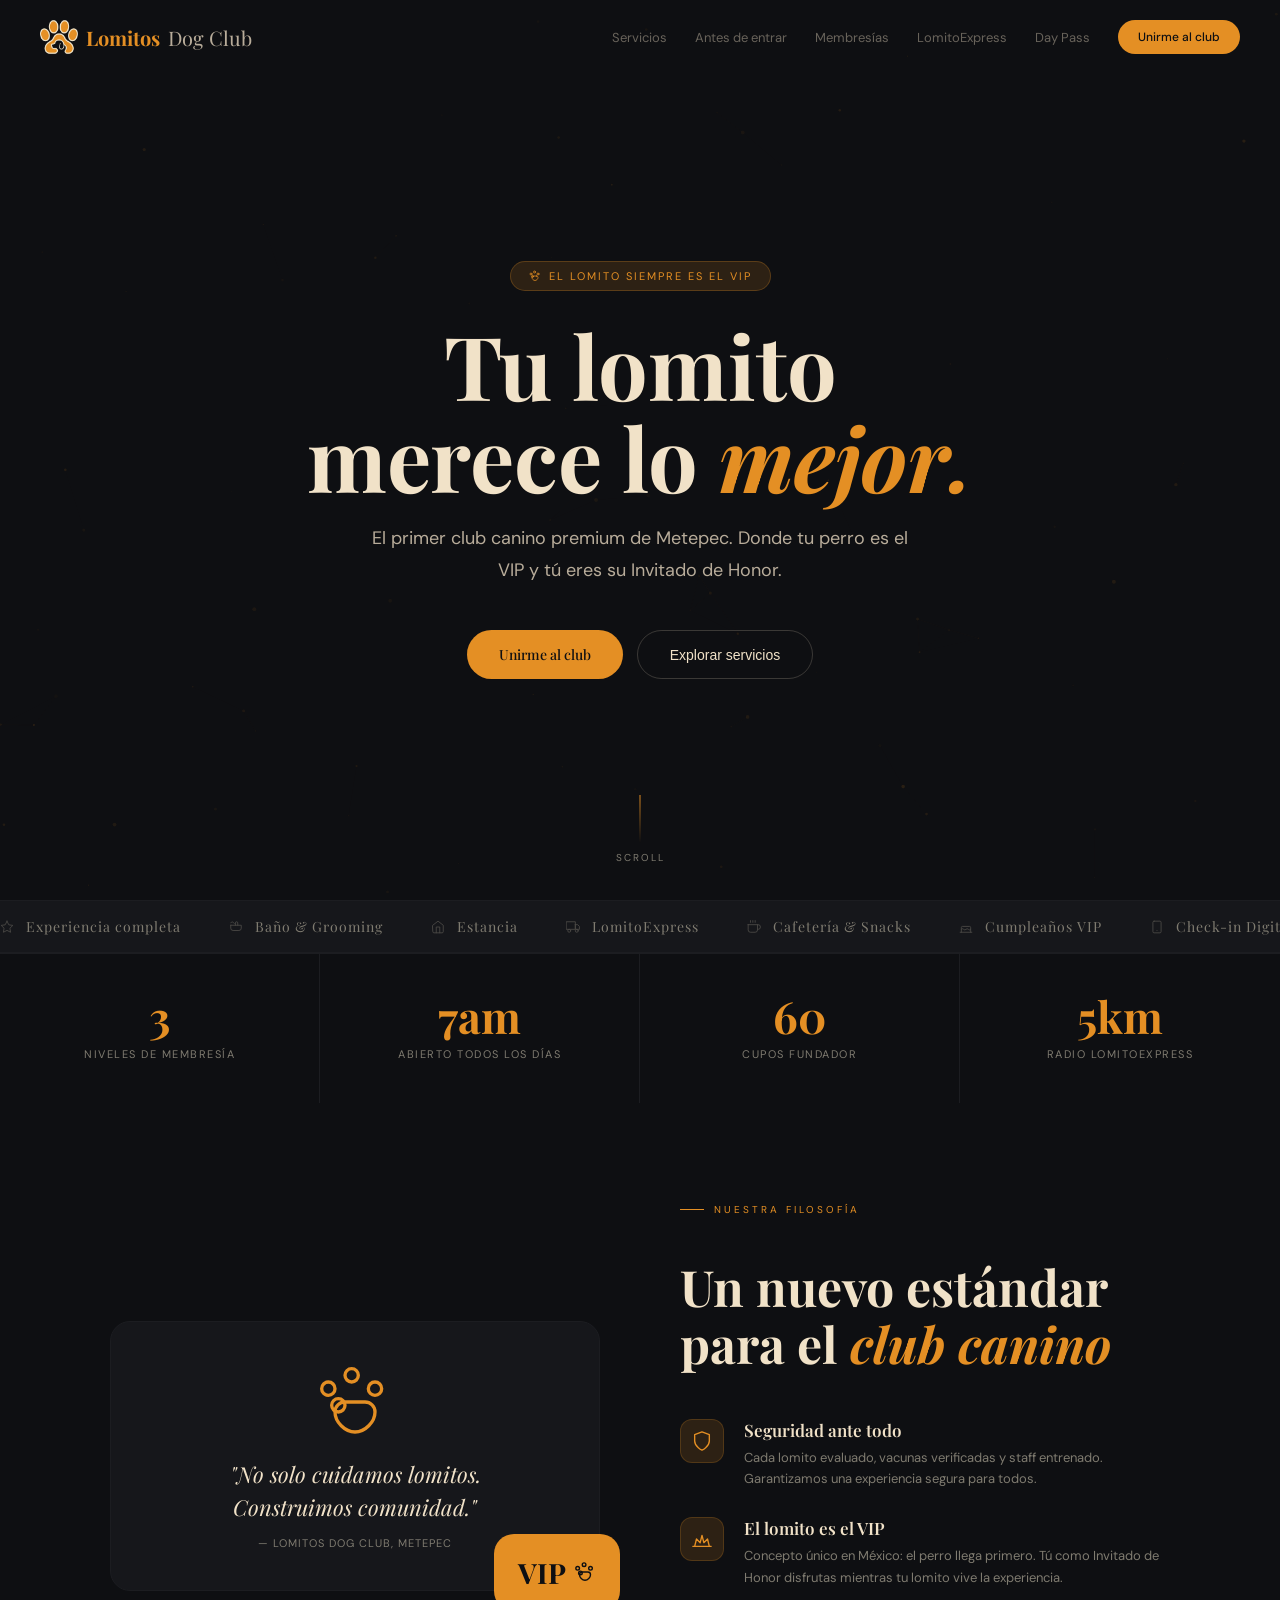
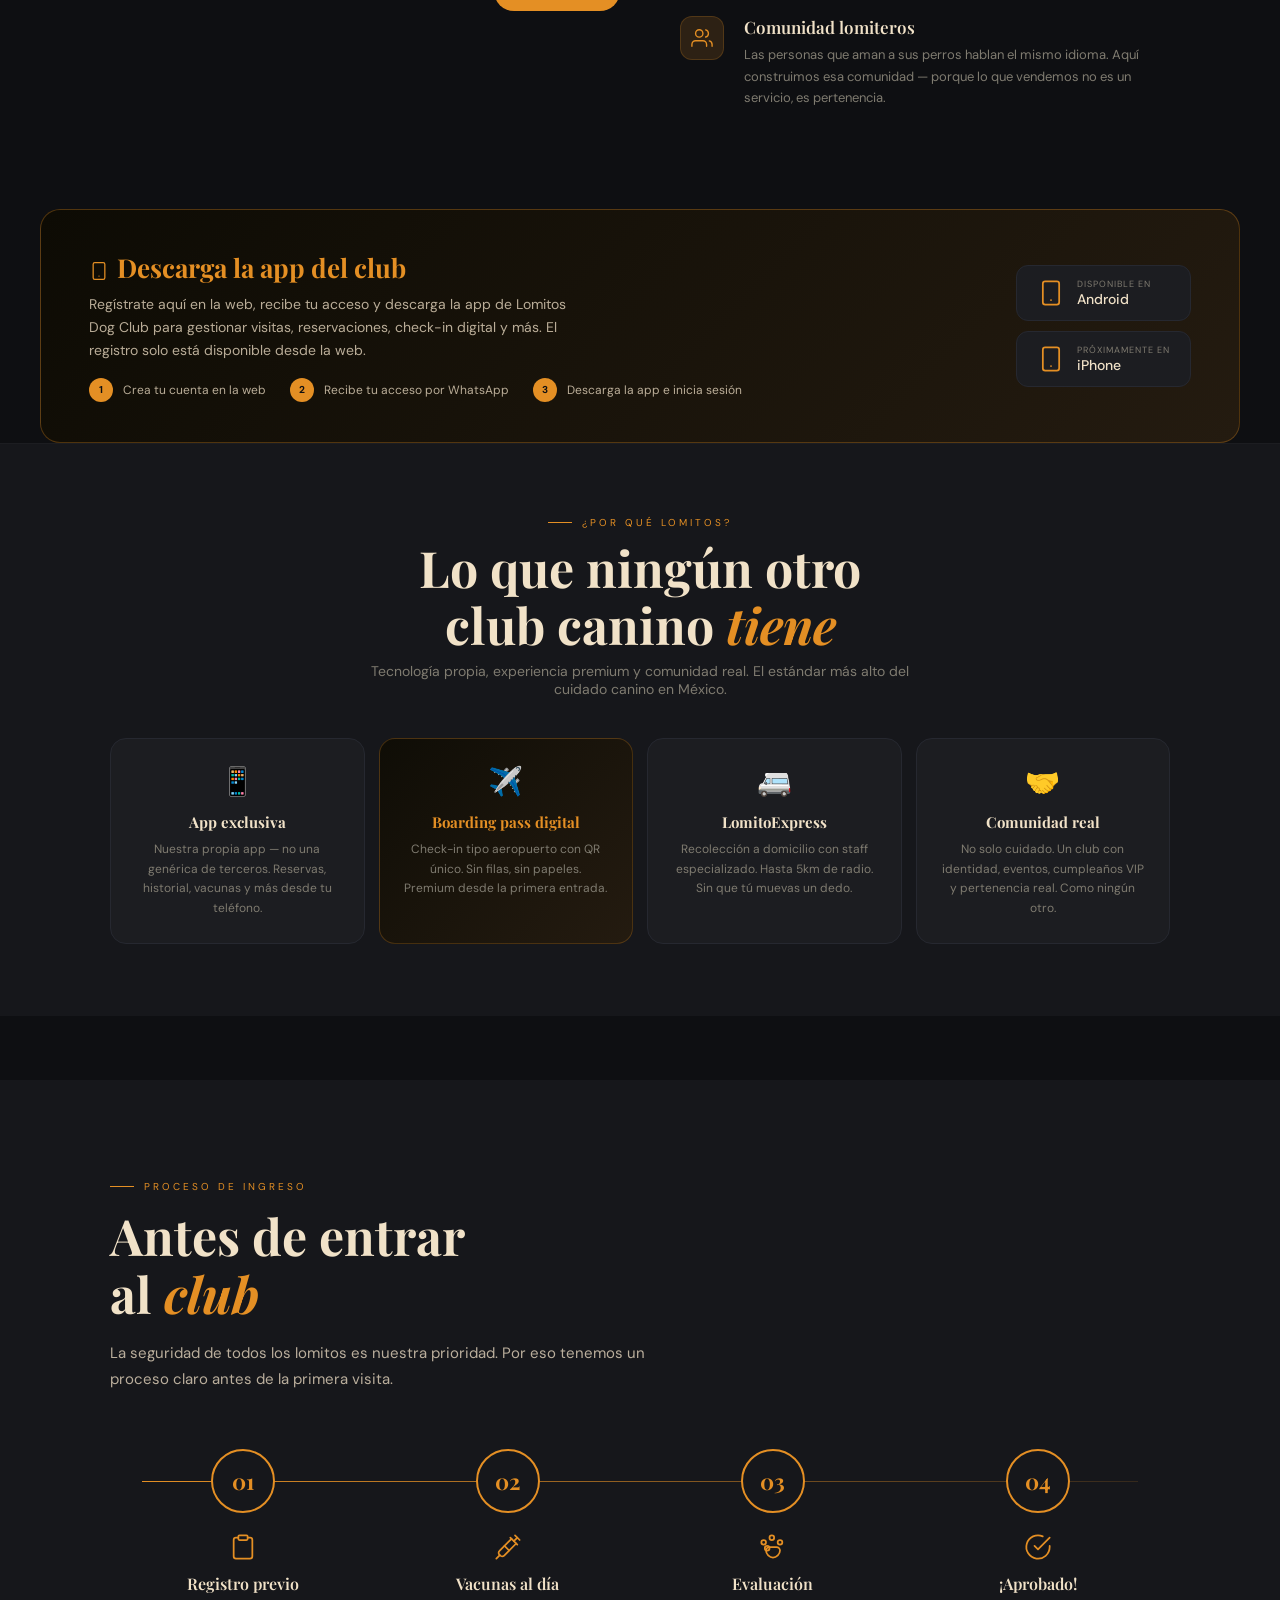
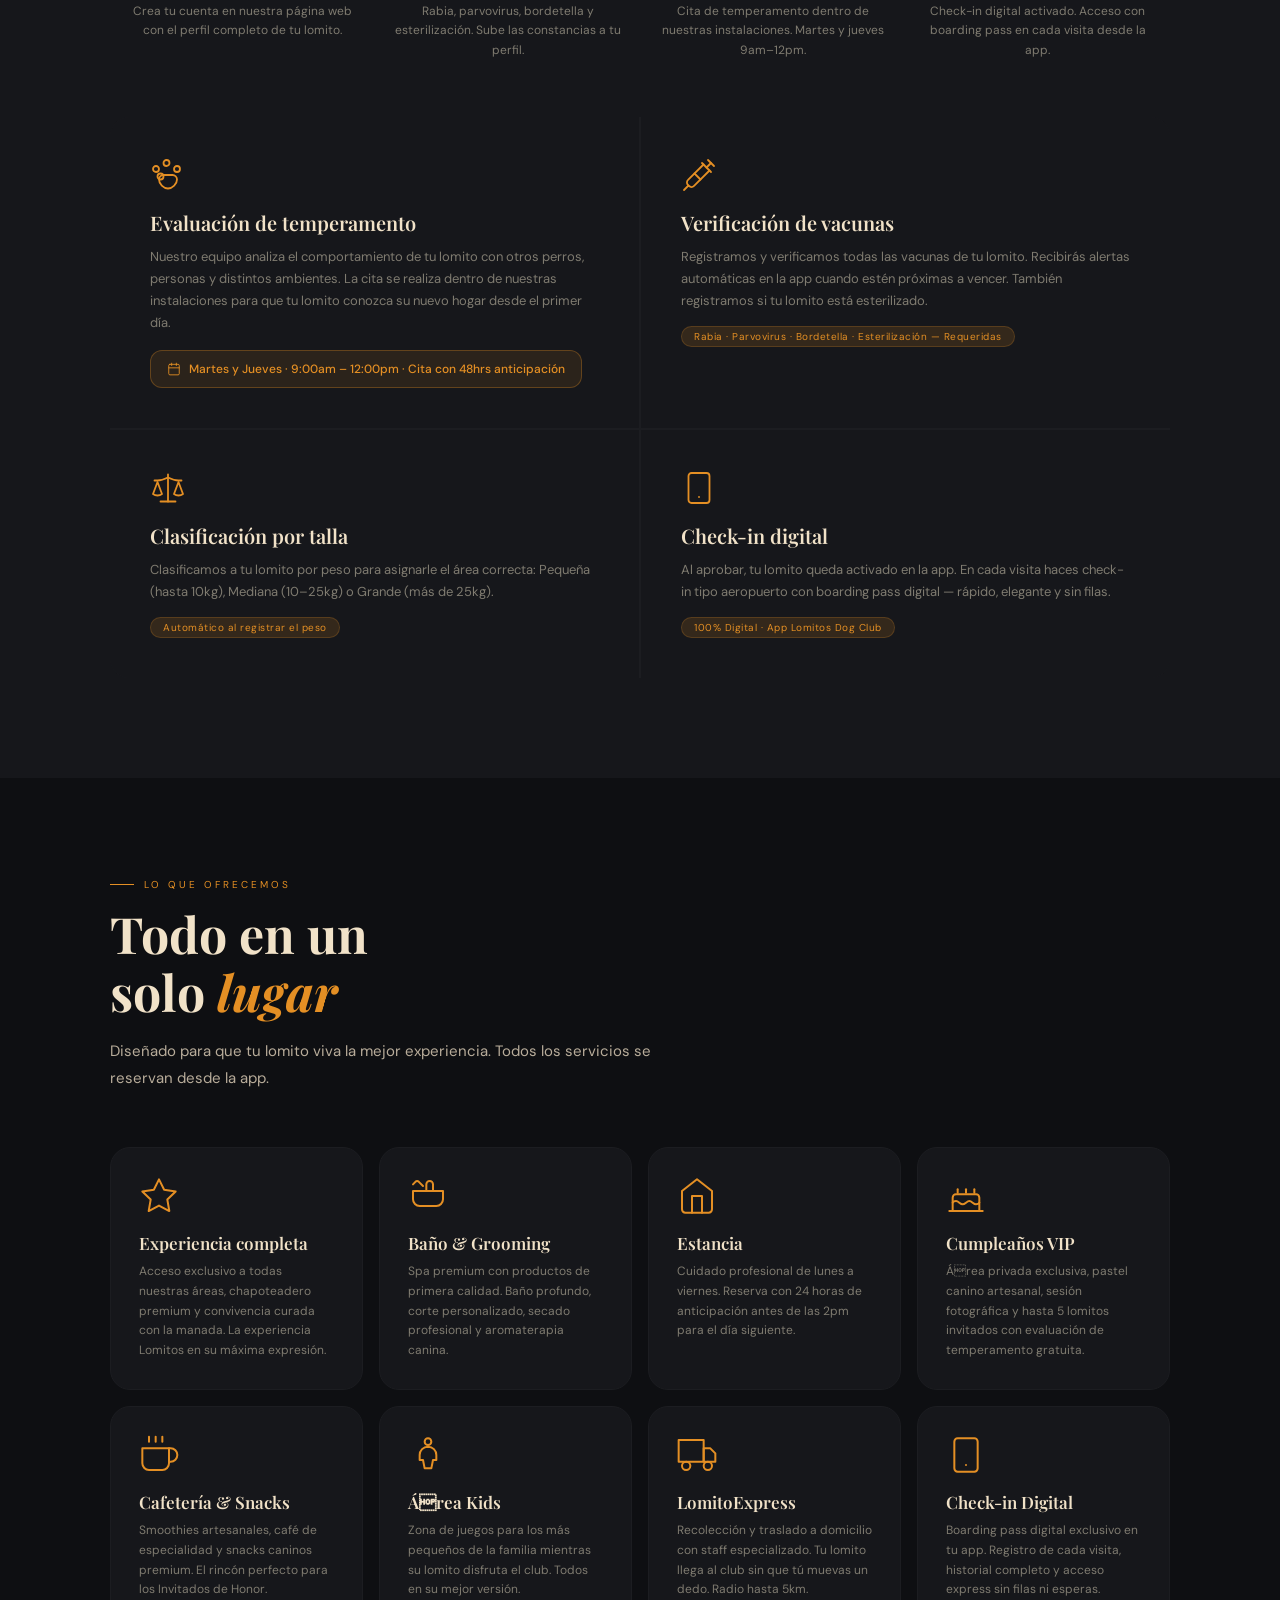
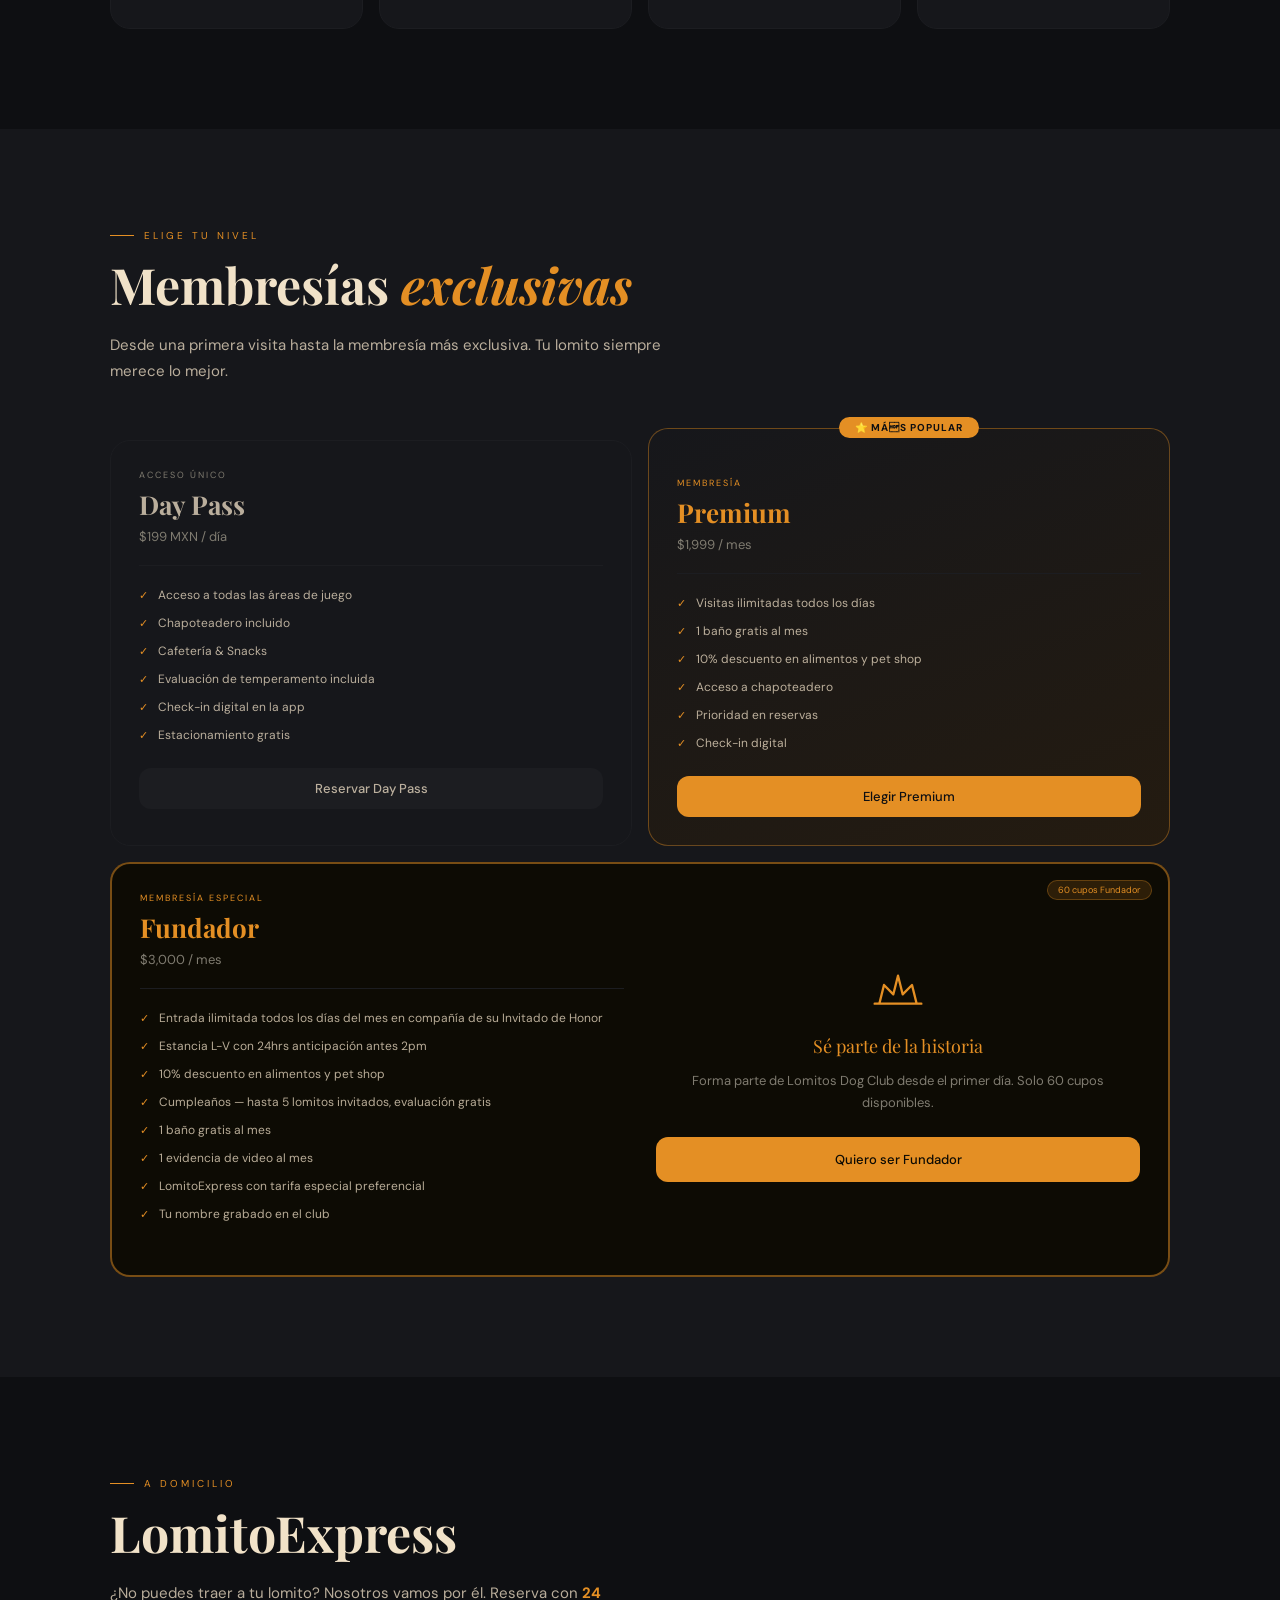
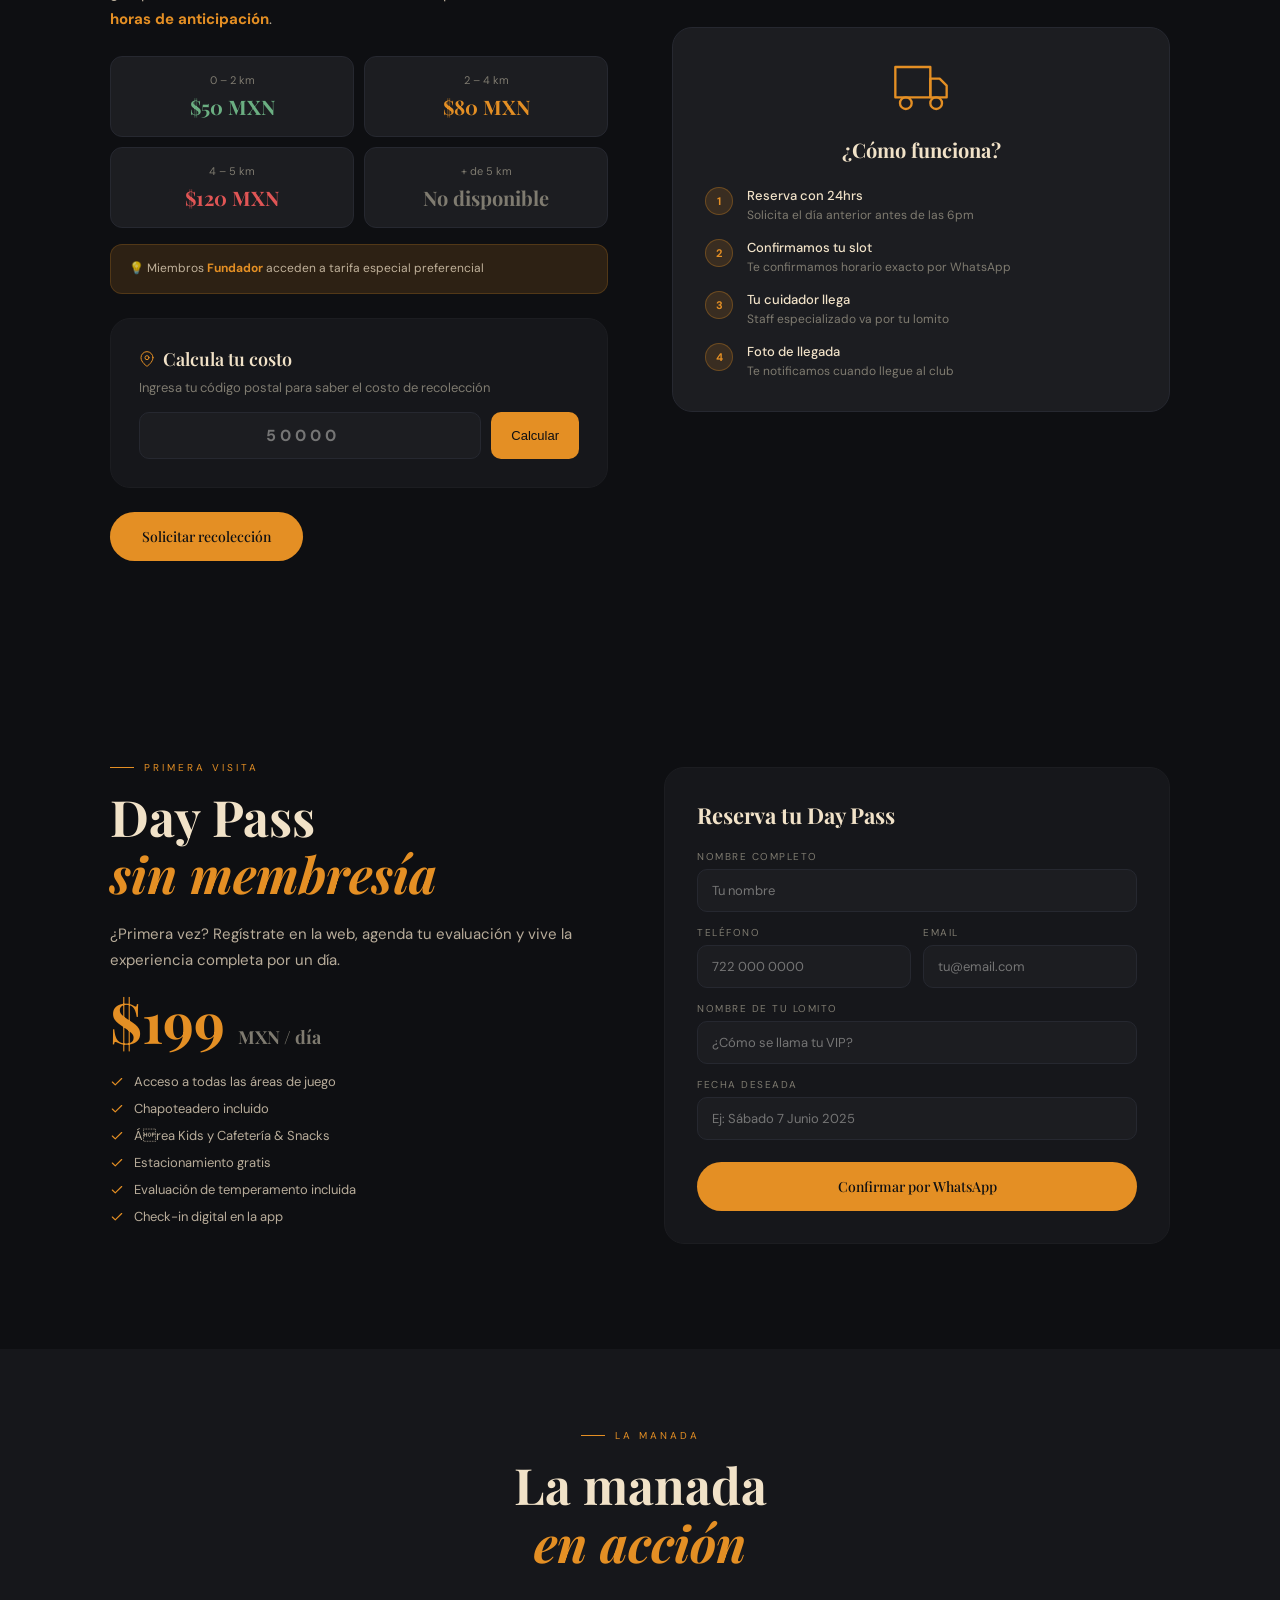
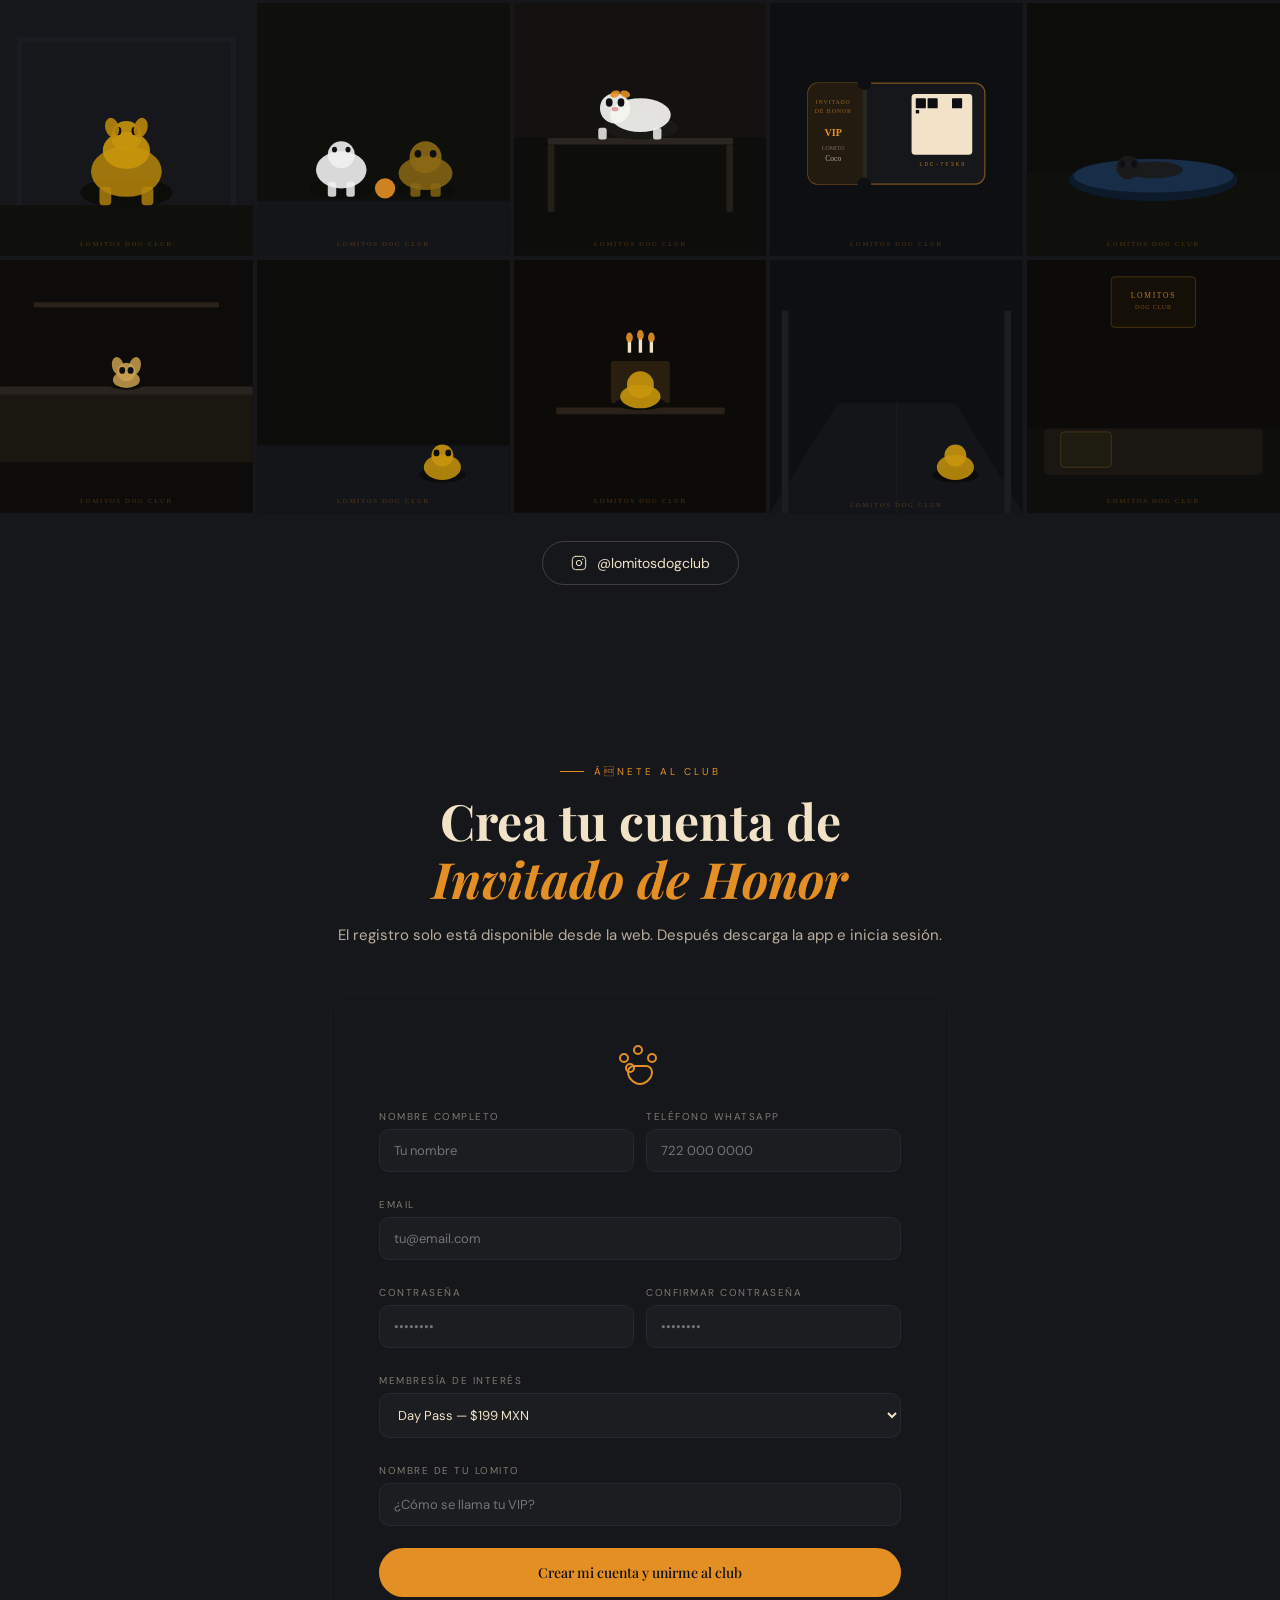
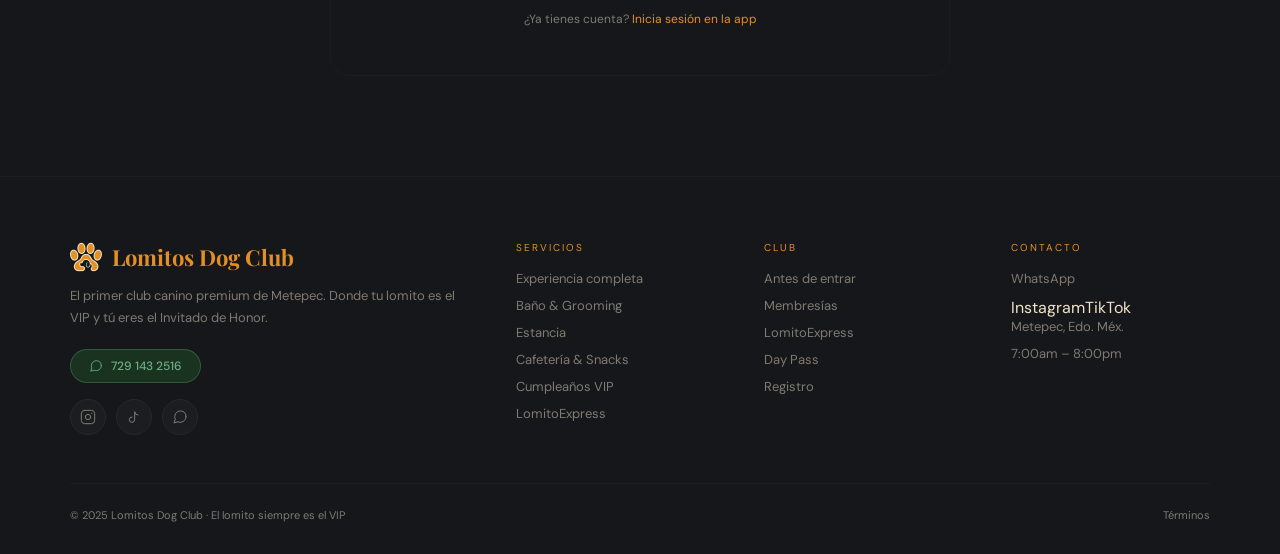
<file: index.html>
<!DOCTYPE html>
<html lang="es">
<head>
<script>
  // Si un correo de recuperación de contraseña llega a la portada, mandarlo a la página correcta.
  if (/type=recovery/.test(location.hash)) { location.replace('recuperar.html' + location.hash); }
</script>

<meta charset="UTF-8">
<meta name="viewport" content="width=device-width, initial-scale=1.0">
<title>Lomitos Dog Club · Metepec</title>
<meta name="description" content="El primer club canino premium de Metepec. App propia, check-in digital, LomitoExpress y comunidad real.">
  <meta name="robots" content="index, follow">
  <meta name="author" content="Lomitos Dog Club">
  <link rel="canonical" href="https://charlsmartinez.github.io/lomitos-dog-club/">
  <meta property="og:title" content="Lomitos Dog Club · El primer club canino premium de Metepec">
  <meta property="og:description" content="El primer club canino premium de Metepec. Estancia, grooming, LomitoExpress y más. Tu lomito es el VIP.">
  <meta property="og:type" content="website">
  <meta property="og:url" content="https://charlsmartinez.github.io/lomitos-dog-club/">
  <meta property="og:image" content="https://charlsmartinez.github.io/lomitos-dog-club/og-image.jpg">
  <meta name="twitter:card" content="summary_large_image">
  <meta name="twitter:title" content="Lomitos Dog Club · Metepec">
  <meta name="twitter:description" content="El primer club canino premium de Metepec. Tu lomito es el VIP.">
  <meta name="twitter:image" content="https://charlsmartinez.github.io/lomitos-dog-club/og-image.jpg">
<link href="https://fonts.googleapis.com/css2?family=Playfair+Display:ital,wght@0,500;0,700;1,400&family=DM+Sans:wght@300;400;500&display=swap" rel="stylesheet">
<link rel="stylesheet" href="style.css">
  <link rel="icon" type="image/png" href="favicon.png">
  <link rel="apple-touch-icon" href="apple-touch-icon.png">
</head>
<body>
<canvas id="canvas"></canvas>
<nav id="nav">
  <div class="nav-logo">
    <img src="logo.png" alt="Lomitos Dog Club" class="nav-logo-img">
    <span style="color:var(--gold);font-family:'Playfair Display',serif;font-weight:700">Lomitos</span><span style="color:var(--cream2);font-weight:400"> Dog Club</span>
  </div>
  <div class="nav-links">
    <a href="#servicios">Servicios</a>
    <a href="#antes">Antes de entrar</a>
    <a href="#membresias">Membresías</a>
    <a href="#express">LomitoExpress</a>
    <a href="#daypass">Day Pass</a>
    <a href="#registro" class="nav-cta">Unirme al club</a>
  </div>
  <div class="nav-hamburger" onclick="toggleMenu()"><span></span><span></span><span></span></div>
</nav>
<div class="mobile-menu" id="mobileMenu">
  <span class="mobile-close" onclick="toggleMenu()">&#x2715;</span>
  <a href="#servicios" onclick="toggleMenu()">Servicios</a>
  <a href="#antes" onclick="toggleMenu()">Antes de entrar</a>
  <a href="#membresias" onclick="toggleMenu()">Membresías</a>
  <a href="#express" onclick="toggleMenu()">LomitoExpress</a>
  <a href="#daypass" onclick="toggleMenu()">Day Pass</a>
  <a href="#registro" onclick="toggleMenu()" style="color:var(--gold)">Unirme al club</a>
</div>
<!-- HERO -->
<section class="hero">
  <div class="hero-eyebrow">
    <svg width="12" height="12" viewBox="0 0 24 24" fill="none" stroke="currentColor" stroke-width="1.5" stroke-linecap="round" stroke-linejoin="round"><circle cx="11" cy="4" r="2"/><circle cx="18" cy="8" r="2"/><circle cx="4" cy="8" r="2"/><circle cx="7" cy="13" r="2"/><path d="M15 12a3 3 0 0 1 3 3c0 3-3 6-6 6s-6-3-6-6a3 3 0 0 1 3-3h6z"/></svg>
    El lomito siempre es el VIP
  </div>
  <h1>Tu lomito<br>merece lo <em>mejor.</em></h1>
  <p class="hero-sub">El primer club canino premium de Metepec. Donde tu perro es el VIP y tú eres su Invitado de Honor.</p>
  <div class="hero-btns">
    <button class="btn-gold" onclick="document.getElementById('registro').scrollIntoView({behavior:'smooth'})">Unirme al club</button>
    <button class="btn-outline" onclick="document.getElementById('servicios').scrollIntoView({behavior:'smooth'})">Explorar servicios</button>
  </div>
  <div class="hero-scroll"><div class="scroll-line"></div>scroll</div>
</section>
<!-- MARQUEE -->
<div class="marquee-wrap">
  <div class="marquee-track">
    <span class="marquee-item"><svg width="14" height="14" viewBox="0 0 24 24" fill="none" stroke="currentColor" stroke-width="1.5" stroke-linecap="round" stroke-linejoin="round"><polygon points="12 2 15.09 8.26 22 9.27 17 14.14 18.18 21.02 12 17.77 5.82 21.02 7 14.14 2 9.27 8.91 8.26 12 2"/></svg>Experiencia completa</span>
    <span class="marquee-item"><svg width="14" height="14" viewBox="0 0 24 24" fill="none" stroke="currentColor" stroke-width="1.5" stroke-linecap="round" stroke-linejoin="round"><path d="M9 6 6.5 3.5a1.5 1.5 0 0 0-2.06 0L3 5"/><path d="M3 9h18v5a4 4 0 0 1-4 4H7a4 4 0 0 1-4-4V9z"/><path d="M11 9V5a2 2 0 0 1 4 0v4"/></svg>Baño &amp; Grooming</span>
    <span class="marquee-item"><svg width="14" height="14" viewBox="0 0 24 24" fill="none" stroke="currentColor" stroke-width="1.5" stroke-linecap="round" stroke-linejoin="round"><path d="M3 9l9-7 9 7v11a2 2 0 0 1-2 2H5a2 2 0 0 1-2-2z"/><polyline points="9 22 9 12 15 12 15 22"/></svg>Estancia</span>
    <span class="marquee-item"><svg width="14" height="14" viewBox="0 0 24 24" fill="none" stroke="currentColor" stroke-width="1.5" stroke-linecap="round" stroke-linejoin="round"><rect x="1" y="3" width="15" height="13"/><polygon points="16 8 20 8 23 11 23 16 16 16 16 8"/><circle cx="5.5" cy="18.5" r="2.5"/><circle cx="18.5" cy="18.5" r="2.5"/></svg>LomitoExpress</span>
    <span class="marquee-item"><svg width="14" height="14" viewBox="0 0 24 24" fill="none" stroke="currentColor" stroke-width="1.5" stroke-linecap="round" stroke-linejoin="round"><path d="M18 8h1a4 4 0 0 1 0 8h-1"/><path d="M2 8h16v9a4 4 0 0 1-4 4H6a4 4 0 0 1-4-4V8z"/><line x1="6" y1="1" x2="6" y2="4"/><line x1="10" y1="1" x2="10" y2="4"/><line x1="14" y1="1" x2="14" y2="4"/></svg>Cafetería &amp; Snacks</span>
    <span class="marquee-item"><svg width="14" height="14" viewBox="0 0 24 24" fill="none" stroke="currentColor" stroke-width="1.5" stroke-linecap="round" stroke-linejoin="round"><path d="M20 21v-8a2 2 0 0 0-2-2H6a2 2 0 0 0-2 2v8"/><path d="M4 16s.5-1 2-1 2.5 2 4 2 2.5-2 4-2 2.5 2 4 2 2-1 2-1"/><path d="M2 21h20"/></svg>Cumpleaños VIP</span>
    <span class="marquee-item"><svg width="14" height="14" viewBox="0 0 24 24" fill="none" stroke="currentColor" stroke-width="1.5" stroke-linecap="round" stroke-linejoin="round"><rect x="5" y="2" width="14" height="20" rx="2" ry="2"/><line x1="12" y1="18" x2="12.01" y2="18"/></svg>Check-in Digital</span>
    <span class="marquee-item"><svg width="14" height="14" viewBox="0 0 24 24" fill="none" stroke="currentColor" stroke-width="1.5" stroke-linecap="round" stroke-linejoin="round"><polygon points="12 2 15.09 8.26 22 9.27 17 14.14 18.18 21.02 12 17.77 5.82 21.02 7 14.14 2 9.27 8.91 8.26 12 2"/></svg>Experiencia completa</span>
    <span class="marquee-item"><svg width="14" height="14" viewBox="0 0 24 24" fill="none" stroke="currentColor" stroke-width="1.5" stroke-linecap="round" stroke-linejoin="round"><path d="M9 6 6.5 3.5a1.5 1.5 0 0 0-2.06 0L3 5"/><path d="M3 9h18v5a4 4 0 0 1-4 4H7a4 4 0 0 1-4-4V9z"/><path d="M11 9V5a2 2 0 0 1 4 0v4"/></svg>Baño &amp; Grooming</span>
    <span class="marquee-item"><svg width="14" height="14" viewBox="0 0 24 24" fill="none" stroke="currentColor" stroke-width="1.5" stroke-linecap="round" stroke-linejoin="round"><path d="M3 9l9-7 9 7v11a2 2 0 0 1-2 2H5a2 2 0 0 1-2-2z"/><polyline points="9 22 9 12 15 12 15 22"/></svg>Estancia</span>
    <span class="marquee-item"><svg width="14" height="14" viewBox="0 0 24 24" fill="none" stroke="currentColor" stroke-width="1.5" stroke-linecap="round" stroke-linejoin="round"><rect x="1" y="3" width="15" height="13"/><polygon points="16 8 20 8 23 11 23 16 16 16 16 8"/><circle cx="5.5" cy="18.5" r="2.5"/><circle cx="18.5" cy="18.5" r="2.5"/></svg>LomitoExpress</span>
    <span class="marquee-item"><svg width="14" height="14" viewBox="0 0 24 24" fill="none" stroke="currentColor" stroke-width="1.5" stroke-linecap="round" stroke-linejoin="round"><path d="M18 8h1a4 4 0 0 1 0 8h-1"/><path d="M2 8h16v9a4 4 0 0 1-4 4H6a4 4 0 0 1-4-4V8z"/><line x1="6" y1="1" x2="6" y2="4"/><line x1="10" y1="1" x2="10" y2="4"/><line x1="14" y1="1" x2="14" y2="4"/></svg>Cafetería &amp; Snacks</span>
    <span class="marquee-item"><svg width="14" height="14" viewBox="0 0 24 24" fill="none" stroke="currentColor" stroke-width="1.5" stroke-linecap="round" stroke-linejoin="round"><path d="M20 21v-8a2 2 0 0 0-2-2H6a2 2 0 0 0-2 2v8"/><path d="M4 16s.5-1 2-1 2.5 2 4 2 2.5-2 4-2 2.5 2 4 2 2-1 2-1"/><path d="M2 21h20"/></svg>Cumpleaños VIP</span>
    <span class="marquee-item"><svg width="14" height="14" viewBox="0 0 24 24" fill="none" stroke="currentColor" stroke-width="1.5" stroke-linecap="round" stroke-linejoin="round"><rect x="5" y="2" width="14" height="20" rx="2" ry="2"/><line x1="12" y1="18" x2="12.01" y2="18"/></svg>Check-in Digital</span>
  </div>
</div>
<!-- STATS -->
<div class="stats-strip">
  <div class="stat-item reveal"><div class="stat-num">3</div><div class="stat-label">Niveles de membresía</div></div>
  <div class="stat-item reveal"><div class="stat-num">7am</div><div class="stat-label">Abierto todos los días</div></div>
  <div class="stat-item reveal"><div class="stat-num">60</div><div class="stat-label">Cupos Fundador</div></div>
  <div class="stat-item reveal"><div class="stat-num">5km</div><div class="stat-label">Radio LomitoExpress</div></div>
</div>
<!-- FILOSOFÁA -->
<div class="section">
  <div class="filo-wrap">
    <div class="filo-visual reveal">
      <div class="filo-card-big">
        <div class="filo-paw"><svg width="80" height="80" viewBox="0 0 24 24" fill="none" stroke="var(--gold)" stroke-width="1" stroke-linecap="round" stroke-linejoin="round"><circle cx="11" cy="4" r="2"/><circle cx="18" cy="8" r="2"/><circle cx="4" cy="8" r="2"/><circle cx="7" cy="13" r="2"/><path d="M15 12a3 3 0 0 1 3 3c0 3-3 6-6 6s-6-3-6-6a3 3 0 0 1 3-3h6z"/></svg></div>
        <div class="filo-quote">"No solo cuidamos lomitos.<br>Construimos comunidad."</div>
        <div class="filo-author">&mdash; Lomitos Dog Club, Metepec</div>
      </div>
      <div class="filo-float">VIP <svg width="22" height="22" viewBox="0 0 24 24" fill="none" stroke="var(--bg)" stroke-width="1.5" stroke-linecap="round" stroke-linejoin="round"><circle cx="11" cy="4" r="2"/><circle cx="18" cy="8" r="2"/><circle cx="4" cy="8" r="2"/><circle cx="7" cy="13" r="2"/><path d="M15 12a3 3 0 0 1 3 3c0 3-3 6-6 6s-6-3-6-6a3 3 0 0 1 3-3h6z"/></svg></div>
    </div>
    <div class="filo-items">
      <div class="sec-tag">Nuestra filosofía</div>
      <h2 class="sec-title">Un nuevo estándar<br>para el <em>club canino</em></h2>
      <div class="filo-item reveal">
        <div class="filo-item-ico"><svg width="22" height="22" viewBox="0 0 24 24" fill="none" stroke="var(--gold)" stroke-width="1.5" stroke-linecap="round" stroke-linejoin="round"><path d="M12 22s8-4 8-10V5l-8-3-8 3v7c0 6 8 10 8 10z"/></svg></div>
        <div><div class="filo-item-title">Seguridad ante todo</div><div class="filo-item-desc">Cada lomito evaluado, vacunas verificadas y staff entrenado. Garantizamos una experiencia segura para todos.</div></div>
      </div>
      <div class="filo-item reveal">
        <div class="filo-item-ico"><svg width="22" height="22" viewBox="0 0 24 24" fill="none" stroke="var(--gold)" stroke-width="1.5" stroke-linecap="round" stroke-linejoin="round"><path d="M2 20h20M4 20l2-8 4 4 2-8 2 8 4-4 2 8"/></svg></div>
        <div><div class="filo-item-title">El lomito es el VIP</div><div class="filo-item-desc">Concepto único en México: el perro llega primero. Tú como Invitado de Honor disfrutas mientras tu lomito vive la experiencia.</div></div>
      </div>
      <div class="filo-item reveal">
        <div class="filo-item-ico"><svg width="22" height="22" viewBox="0 0 24 24" fill="none" stroke="var(--gold)" stroke-width="1.5" stroke-linecap="round" stroke-linejoin="round"><path d="M17 21v-2a4 4 0 0 0-4-4H5a4 4 0 0 0-4 4v2"/><circle cx="9" cy="7" r="4"/><path d="M23 21v-2a4 4 0 0 0-3-3.87"/><path d="M16 3.13a4 4 0 0 1 0 7.75"/></svg></div>
        <div><div class="filo-item-title">Comunidad lomiteros</div><div class="filo-item-desc">Las personas que aman a sus perros hablan el mismo idioma. Aquí construimos esa comunidad &mdash; porque lo que vendemos no es un servicio, es pertenencia.</div></div>
      </div>
    </div>
  </div>
</div>
<!-- APP BANNER -->
<div class="app-banner reveal">
  <div class="app-banner-text">
    <h3><svg width="20" height="20" style="vertical-align:middle;margin-right:8px" viewBox="0 0 24 24" fill="none" stroke="var(--gold)" stroke-width="1.5" stroke-linecap="round" stroke-linejoin="round"><rect x="5" y="2" width="14" height="20" rx="2" ry="2"/><line x1="12" y1="18" x2="12.01" y2="18"/></svg>Descarga la app del club</h3>
    <p>Regístrate aquí en la web, recibe tu acceso y descarga la app de Lomitos Dog Club para gestionar visitas, reservaciones, check-in digital y más. El registro solo está disponible desde la web.</p>
    <div class="app-banner-steps">
      <div class="app-step"><div class="app-step-num">1</div>Crea tu cuenta en la web</div>
      <div class="app-step"><div class="app-step-num">2</div>Recibe tu acceso por WhatsApp</div>
      <div class="app-step"><div class="app-step-num">3</div>Descarga la app e inicia sesión</div>
    </div>
  </div>
  <div class="app-banner-btns">
    <div class="app-btn" onclick="window.location.href='https://github.com/charlsmartinez/lomitos-dog-club/releases/latest/download/LomitosDogClub.apk'">
      <svg width="28" height="28" viewBox="0 0 24 24" fill="none" stroke="var(--gold)" stroke-width="1.5" stroke-linecap="round" stroke-linejoin="round"><rect x="5" y="2" width="14" height="20" rx="2"/><line x1="12" y1="18" x2="12.01" y2="18"/></svg>
      <div><div class="app-btn-label">Disponible en</div><div class="app-btn-store">Android</div></div>
    </div>
    <div class="app-btn" onclick="window.open('https://wa.me/527291432516?text=Hola, quiero descargar la app en iPhone','_blank')">
      <svg width="28" height="28" viewBox="0 0 24 24" fill="none" stroke="var(--gold)" stroke-width="1.5" stroke-linecap="round" stroke-linejoin="round"><rect x="5" y="2" width="14" height="20" rx="2"/><line x1="12" y1="18" x2="12.01" y2="18"/></svg>
      <div><div class="app-btn-label">Próximamente en</div><div class="app-btn-store">iPhone</div></div>
    </div>
  </div>
</div>





<!-- &#x2500;&#x2500;&#x2500;&#x2500;&#x2500;&#x2500;&#x2500;&#x2500;&#x2500;&#x2500;&#x2500;&#x2500;&#x2500;&#x2500;&#x2500;&#x2500;&#x2500;&#x2500;&#x2500;&#x2500;&#x2500;&#x2500;&#x2500;&#x2500;&#x2500;&#x2500;&#x2500;&#x2500;&#x2500;&#x2500;&#x2500;&#x2500;&#x2500;&#x2500;&#x2500;&#x2500;&#x2500;&#x2500;&#x2500;&#x2500;&#x2500;&#x2500;&#x2500;&#x2500;&#x2500;&#x2500;&#x2500;&#x2500;&#x2500;&#x2500;&#x2500;&#x2500;&#x2500;&#x2500; -->


<!-- VENTAJAS LOMITOS -->
<div class="section full" style="background:var(--bg2);padding:72px 0;border-top:1px solid var(--bg3)">
  <div class="inner">
    <div class="sec-tag" style="justify-content:center;margin-bottom:10px">¿Por qué Lomitos?</div>
    <h2 class="sec-title" style="text-align:center;margin-bottom:8px">Lo que ningún otro<br>club canino <em>tiene</em></h2>
    <p style="text-align:center;font-size:14px;color:var(--muted);margin-bottom:40px;max-width:540px;margin-left:auto;margin-right:auto">Tecnología propia, experiencia premium y comunidad real. El estándar más alto del cuidado canino en México.</p>
    <div style="display:grid;grid-template-columns:repeat(4,1fr);gap:14px">
      <div class="reveal" style="background:var(--bg3);border:1px solid var(--bg4);border-radius:16px;padding:24px;text-align:center;transition:border-color .2s,transform .2s">
        <div style="font-size:28px;margin-bottom:12px">&#x1F4F1;</div>
        <div style="font-family:'Playfair Display',serif;font-size:15px;font-weight:700;color:var(--cream);margin-bottom:8px">App exclusiva</div>
        <div style="font-size:12px;color:var(--muted);line-height:1.65">Nuestra propia app &mdash; no una genérica de terceros. Reservas, historial, vacunas y más desde tu teléfono.</div>
      </div>
      <div class="reveal" style="background:linear-gradient(135deg,#0F0D06,#241B10);border:1px solid rgba(228,143,36,.25);border-radius:16px;padding:24px;text-align:center">
        <div style="font-size:28px;margin-bottom:12px">&#x2708;&#xFE0F;</div>
        <div style="font-family:'Playfair Display',serif;font-size:15px;font-weight:700;color:var(--gold);margin-bottom:8px">Boarding pass digital</div>
        <div style="font-size:12px;color:var(--muted);line-height:1.65">Check-in tipo aeropuerto con QR único. Sin filas, sin papeles. Premium desde la primera entrada.</div>
      </div>
      <div class="reveal" style="background:var(--bg3);border:1px solid var(--bg4);border-radius:16px;padding:24px;text-align:center;transition:border-color .2s,transform .2s">
        <div style="font-size:28px;margin-bottom:12px">&#x1F690;</div>
        <div style="font-family:'Playfair Display',serif;font-size:15px;font-weight:700;color:var(--cream);margin-bottom:8px">LomitoExpress</div>
        <div style="font-size:12px;color:var(--muted);line-height:1.65">Recolección a domicilio con staff especializado. Hasta 5km de radio. Sin que tú muevas un dedo.</div>
      </div>
      <div class="reveal" style="background:var(--bg3);border:1px solid var(--bg4);border-radius:16px;padding:24px;text-align:center;transition:border-color .2s,transform .2s">
        <div style="font-size:28px;margin-bottom:12px">&#x1F91D;</div>
        <div style="font-family:'Playfair Display',serif;font-size:15px;font-weight:700;color:var(--cream);margin-bottom:8px">Comunidad real</div>
        <div style="font-size:12px;color:var(--muted);line-height:1.65">No solo cuidado. Un club con identidad, eventos, cumpleaños VIP y pertenencia real. Como ningún otro.</div>
      </div>
    </div>
  </div>
</div>

<!-- ANTES DE ENTRAR -->
<div class="section full" id="antes" style="background:var(--bg2);padding:100px 0;margin-top:64px">
  <div class="inner">
    <div class="sec-tag">Proceso de ingreso</div>
    <h2 class="sec-title">Antes de entrar<br>al <em>club</em></h2>
    <p class="sec-sub">La seguridad de todos los lomitos es nuestra prioridad. Por eso tenemos un proceso claro antes de la primera visita.</p>
    <div class="proceso-wrap reveal">
      <div class="proceso-step">
        <div class="paso-num">01</div>
        <div class="paso-ico"><svg width="28" height="28" viewBox="0 0 24 24" fill="none" stroke="var(--gold)" stroke-width="1.5" stroke-linecap="round" stroke-linejoin="round"><path d="M16 4h2a2 2 0 0 1 2 2v14a2 2 0 0 1-2 2H6a2 2 0 0 1-2-2V6a2 2 0 0 1 2-2h2"/><rect x="8" y="2" width="8" height="4" rx="1"/></svg></div>
        <div class="paso-title">Registro previo</div>
        <div class="paso-desc">Crea tu cuenta en nuestra página web con el perfil completo de tu lomito.</div>
      </div>
      <div class="proceso-step">
        <div class="paso-num">02</div>
        <div class="paso-ico"><svg width="28" height="28" viewBox="0 0 24 24" fill="none" stroke="var(--gold)" stroke-width="1.5" stroke-linecap="round" stroke-linejoin="round"><path d="m18 2 4 4"/><path d="m17 7 3-3"/><path d="M19 9 8.7 19.3c-1 1-2.5 1-3.4 0l-.6-.6c-1-1-1-2.5 0-3.4L15 5"/><path d="m9 11 4 4"/><path d="m5 19-3 3"/><path d="m14 4 6 6"/></svg></div>
        <div class="paso-title">Vacunas al día</div>
        <div class="paso-desc">Rabia, parvovirus, bordetella y esterilización. Sube las constancias a tu perfil.</div>
      </div>
      <div class="proceso-step">
        <div class="paso-num">03</div>
        <div class="paso-ico"><svg width="28" height="28" viewBox="0 0 24 24" fill="none" stroke="var(--gold)" stroke-width="1.5" stroke-linecap="round" stroke-linejoin="round"><circle cx="11" cy="4" r="2"/><circle cx="18" cy="8" r="2"/><circle cx="4" cy="8" r="2"/><circle cx="7" cy="13" r="2"/><path d="M15 12a3 3 0 0 1 3 3c0 3-3 6-6 6s-6-3-6-6a3 3 0 0 1 3-3h6z"/></svg></div>
        <div class="paso-title">Evaluación</div>
        <div class="paso-desc">Cita de temperamento dentro de nuestras instalaciones. Martes y jueves 9am&ndash;12pm.</div>
      </div>
      <div class="proceso-step">
        <div class="paso-num">04</div>
        <div class="paso-ico"><svg width="28" height="28" viewBox="0 0 24 24" fill="none" stroke="var(--gold)" stroke-width="1.5" stroke-linecap="round" stroke-linejoin="round"><path d="M22 11.08V12a10 10 0 1 1-5.93-9.14"/><polyline points="22 4 12 14.01 9 11.01"/></svg></div>
        <div class="paso-title">¡Aprobado!</div>
        <div class="paso-desc">Check-in digital activado. Acceso con boarding pass en cada visita desde la app.</div>
      </div>
    </div>
    <div class="antes-grid">
      <div class="antes-card reveal">
        <div class="antes-ico"><svg width="36" height="36" viewBox="0 0 24 24" fill="none" stroke="var(--gold)" stroke-width="1.2" stroke-linecap="round" stroke-linejoin="round"><circle cx="11" cy="4" r="2"/><circle cx="18" cy="8" r="2"/><circle cx="4" cy="8" r="2"/><circle cx="7" cy="13" r="2"/><path d="M15 12a3 3 0 0 1 3 3c0 3-3 6-6 6s-6-3-6-6a3 3 0 0 1 3-3h6z"/></svg></div>
        <div class="antes-title">Evaluación de temperamento</div>
        <div class="antes-desc">Nuestro equipo analiza el comportamiento de tu lomito con otros perros, personas y distintos ambientes. La cita se realiza dentro de nuestras instalaciones para que tu lomito conozca su nuevo hogar desde el primer día.</div>
        <div class="dias-badge"><svg width="14" height="14" viewBox="0 0 24 24" fill="none" stroke="var(--gold)" stroke-width="1.5" stroke-linecap="round" stroke-linejoin="round"><rect x="3" y="4" width="18" height="18" rx="2"/><line x1="16" y1="2" x2="16" y2="6"/><line x1="8" y1="2" x2="8" y2="6"/><line x1="3" y1="10" x2="21" y2="10"/></svg><span class="dias-badge-txt">Martes y Jueves · 9:00am &ndash; 12:00pm · Cita con 48hrs anticipación</span></div>
      </div>
      <div class="antes-card reveal">
        <div class="antes-ico"><svg width="36" height="36" viewBox="0 0 24 24" fill="none" stroke="var(--gold)" stroke-width="1.2" stroke-linecap="round" stroke-linejoin="round"><path d="m18 2 4 4"/><path d="m17 7 3-3"/><path d="M19 9 8.7 19.3c-1 1-2.5 1-3.4 0l-.6-.6c-1-1-1-2.5 0-3.4L15 5"/><path d="m9 11 4 4"/><path d="m5 19-3 3"/><path d="m14 4 6 6"/></svg></div>
        <div class="antes-title">Verificación de vacunas</div>
        <div class="antes-desc">Registramos y verificamos todas las vacunas de tu lomito. Recibirás alertas automáticas en la app cuando estén próximas a vencer. También registramos si tu lomito está esterilizado.</div>
        <span class="antes-badge">Rabia · Parvovirus · Bordetella · Esterilización &mdash; Requeridas</span>
      </div>
      <div class="antes-card reveal">
        <div class="antes-ico"><svg width="36" height="36" viewBox="0 0 24 24" fill="none" stroke="var(--gold)" stroke-width="1.2" stroke-linecap="round" stroke-linejoin="round"><path d="m16 16 3-8 3 8c-.87.65-1.92 1-3 1s-2.13-.35-3-1z"/><path d="m2 16 3-8 3 8c-.87.65-1.92 1-3 1s-2.13-.35-3-1z"/><path d="M7 21h10"/><path d="M12 3v18"/><path d="M3 7h2c2 0 5-1 7-2 2 1 5 2 7 2h2"/></svg></div>
        <div class="antes-title">Clasificación por talla</div>
        <div class="antes-desc">Clasificamos a tu lomito por peso para asignarle el área correcta: Pequeña (hasta 10kg), Mediana (10&ndash;25kg) o Grande (más de 25kg).</div>
        <span class="antes-badge">Automático al registrar el peso</span>
      </div>
      <div class="antes-card reveal">
        <div class="antes-ico"><svg width="36" height="36" viewBox="0 0 24 24" fill="none" stroke="var(--gold)" stroke-width="1.2" stroke-linecap="round" stroke-linejoin="round"><rect x="5" y="2" width="14" height="20" rx="2" ry="2"/><line x1="12" y1="18" x2="12.01" y2="18"/></svg></div>
        <div class="antes-title">Check-in digital</div>
        <div class="antes-desc">Al aprobar, tu lomito queda activado en la app. En cada visita haces check-in tipo aeropuerto con boarding pass digital &mdash; rápido, elegante y sin filas.</div>
        <span class="antes-badge">100% Digital · App Lomitos Dog Club</span>
      </div>
    </div>
  </div>
</div>
<!-- SERVICIOS -->
<div class="section" id="servicios">
  <div class="sec-tag">Lo que ofrecemos</div>
  <h2 class="sec-title">Todo en un<br>solo <em>lugar</em></h2>
  <p class="sec-sub">Diseñado para que tu lomito viva la mejor experiencia. Todos los servicios se reservan desde la app.</p>
  <div class="svc-grid">
    <div class="svc-card reveal"><div class="svc-ico"><svg width="40" height="40" viewBox="0 0 24 24" fill="none" stroke="var(--gold)" stroke-width="1.2" stroke-linecap="round" stroke-linejoin="round"><polygon points="12 2 15.09 8.26 22 9.27 17 14.14 18.18 21.02 12 17.77 5.82 21.02 7 14.14 2 9.27 8.91 8.26 12 2"/></svg></div><div class="svc-name">Experiencia completa</div><div class="svc-desc">Acceso exclusivo a todas nuestras áreas, chapoteadero premium y convivencia curada con la manada. La experiencia Lomitos en su máxima expresión.</div></div>
    <div class="svc-card reveal"><div class="svc-ico"><svg width="40" height="40" viewBox="0 0 24 24" fill="none" stroke="var(--gold)" stroke-width="1.2" stroke-linecap="round" stroke-linejoin="round"><path d="M9 6 6.5 3.5a1.5 1.5 0 0 0-2.06 0L3 5"/><path d="M3 9h18v5a4 4 0 0 1-4 4H7a4 4 0 0 1-4-4V9z"/><path d="M11 9V5a2 2 0 0 1 4 0v4"/></svg></div><div class="svc-name">Baño &amp; Grooming</div><div class="svc-desc">Spa premium con productos de primera calidad. Baño profundo, corte personalizado, secado profesional y aromaterapia canina.</div></div>
    <div class="svc-card reveal"><div class="svc-ico"><svg width="40" height="40" viewBox="0 0 24 24" fill="none" stroke="var(--gold)" stroke-width="1.2" stroke-linecap="round" stroke-linejoin="round"><path d="M3 9l9-7 9 7v11a2 2 0 0 1-2 2H5a2 2 0 0 1-2-2z"/><polyline points="9 22 9 12 15 12 15 22"/></svg></div><div class="svc-name">Estancia</div><div class="svc-desc">Cuidado profesional de lunes a viernes. Reserva con 24 horas de anticipación antes de las 2pm para el día siguiente.</div></div>
    <div class="svc-card reveal"><div class="svc-ico"><svg width="40" height="40" viewBox="0 0 24 24" fill="none" stroke="var(--gold)" stroke-width="1.2" stroke-linecap="round" stroke-linejoin="round"><path d="M20 21v-8a2 2 0 0 0-2-2H6a2 2 0 0 0-2 2v8"/><path d="M4 16s.5-1 2-1 2.5 2 4 2 2.5-2 4-2 2.5 2 4 2 2-1 2-1"/><path d="M2 21h20"/><path d="M7 8v2"/><path d="M12 8v2"/><path d="M17 8v2"/></svg></div><div class="svc-name">Cumpleaños VIP</div><div class="svc-desc">Área privada exclusiva, pastel canino artesanal, sesión fotográfica y hasta 5 lomitos invitados con evaluación de temperamento gratuita.</div></div>
    <div class="svc-card reveal"><div class="svc-ico"><svg width="40" height="40" viewBox="0 0 24 24" fill="none" stroke="var(--gold)" stroke-width="1.2" stroke-linecap="round" stroke-linejoin="round"><path d="M18 8h1a4 4 0 0 1 0 8h-1"/><path d="M2 8h16v9a4 4 0 0 1-4 4H6a4 4 0 0 1-4-4V8z"/><line x1="6" y1="1" x2="6" y2="4"/><line x1="10" y1="1" x2="10" y2="4"/><line x1="14" y1="1" x2="14" y2="4"/></svg></div><div class="svc-name">Cafetería &amp; Snacks</div><div class="svc-desc">Smoothies artesanales, café de especialidad y snacks caninos premium. El rincón perfecto para los Invitados de Honor.</div></div>
    <div class="svc-card reveal"><div class="svc-ico"><svg width="40" height="40" viewBox="0 0 24 24" fill="none" stroke="var(--gold)" stroke-width="1.2" stroke-linecap="round" stroke-linejoin="round"><circle cx="12" cy="4" r="2"/><path d="M12 7c-2.8 0-5 2.2-5 5v3h2l1 5h4l1-5h2v-3c0-2.8-2.2-5-5-5z"/></svg></div><div class="svc-name">Área Kids</div><div class="svc-desc">Zona de juegos para los más pequeños de la familia mientras su lomito disfruta el club. Todos en su mejor versión.</div></div>
    <div class="svc-card reveal"><div class="svc-ico"><svg width="40" height="40" viewBox="0 0 24 24" fill="none" stroke="var(--gold)" stroke-width="1.2" stroke-linecap="round" stroke-linejoin="round"><rect x="1" y="3" width="15" height="13"/><polygon points="16 8 20 8 23 11 23 16 16 16 16 8"/><circle cx="5.5" cy="18.5" r="2.5"/><circle cx="18.5" cy="18.5" r="2.5"/></svg></div><div class="svc-name">LomitoExpress</div><div class="svc-desc">Recolección y traslado a domicilio con staff especializado. Tu lomito llega al club sin que tú muevas un dedo. Radio hasta 5km.</div></div>
    <div class="svc-card reveal"><div class="svc-ico"><svg width="40" height="40" viewBox="0 0 24 24" fill="none" stroke="var(--gold)" stroke-width="1.2" stroke-linecap="round" stroke-linejoin="round"><rect x="5" y="2" width="14" height="20" rx="2"/><line x1="12" y1="18" x2="12.01" y2="18"/></svg></div><div class="svc-name">Check-in Digital</div><div class="svc-desc">Boarding pass digital exclusivo en tu app. Registro de cada visita, historial completo y acceso express sin filas ni esperas.</div></div>
  </div>
</div>
<!-- MEMBRESÁAS -->
<div class="section full" id="membresias" style="background:var(--bg2);padding:100px 0">
  <div class="inner">
    <div class="sec-tag">Elige tu nivel</div>
    <h2 class="sec-title">Membresías <em>exclusivas</em></h2>
    <p class="sec-sub">Desde una primera visita hasta la membresía más exclusiva. Tu lomito siempre merece lo mejor.</p>
    <div class="memb-grid">
      <div class="memb-card reveal">
        <div class="memb-nivel" style="color:var(--muted)">Acceso único</div>
        <div class="memb-name" style="color:var(--cream2)">Day Pass</div>
        <div class="memb-precio">$199 MXN / día</div>
        <div class="memb-feats">
          <div class="memb-feat"><span class="memb-feat-ico">&#x2713;</span>Acceso a todas las áreas de juego</div>
          <div class="memb-feat"><span class="memb-feat-ico">&#x2713;</span>Chapoteadero incluido</div>
          <div class="memb-feat"><span class="memb-feat-ico">&#x2713;</span>Cafetería &amp; Snacks</div>
          <div class="memb-feat"><span class="memb-feat-ico">&#x2713;</span>Evaluación de temperamento incluida</div>
          <div class="memb-feat"><span class="memb-feat-ico">&#x2713;</span>Check-in digital en la app</div>
          <div class="memb-feat"><span class="memb-feat-ico">&#x2713;</span>Estacionamiento gratis</div>
        </div>
        <button class="memb-btn" style="background:var(--bg3);color:var(--cream2)" onclick="document.getElementById('daypass').scrollIntoView({behavior:'smooth'})">Reservar Day Pass</button>
      </div>
      <div class="memb-card gold-card reveal" style="margin-top:-12px">
        <div class="memb-popular">&#x2B50; MÁS POPULAR</div>
        <div class="memb-nivel" style="color:var(--gold);margin-top:20px">Membresía</div>
        <div class="memb-name" style="color:var(--gold)">Premium</div>
        <div class="memb-precio">$1,999 / mes</div>
        <div class="memb-feats">
          <div class="memb-feat"><span class="memb-feat-ico">&#x2713;</span>Visitas ilimitadas todos los días</div>
          <div class="memb-feat"><span class="memb-feat-ico">&#x2713;</span>1 baño gratis al mes</div>
          <div class="memb-feat"><span class="memb-feat-ico">&#x2713;</span>10% descuento en alimentos y pet shop</div>
          <div class="memb-feat"><span class="memb-feat-ico">&#x2713;</span>Acceso a chapoteadero</div>
          <div class="memb-feat"><span class="memb-feat-ico">&#x2713;</span>Prioridad en reservas</div>
          <div class="memb-feat"><span class="memb-feat-ico">&#x2713;</span>Check-in digital</div>
        </div>
        <button class="memb-btn" style="background:var(--gold);color:var(--bg)" onclick="document.getElementById('registro').scrollIntoView({behavior:'smooth'})">Elegir Premium</button>
      </div>
      <div class="memb-card founder-card reveal">
        <div class="memb-cupos">60 cupos Fundador</div>
        <div class="founder-inner">
          <div>
            <div class="memb-nivel" style="color:var(--gold)">Membresía especial</div>
            <div class="memb-name" style="color:var(--gold)">Fundador</div>
            <div class="memb-precio">$3,000 / mes</div>
            <div class="memb-feats">
              <div class="memb-feat"><span class="memb-feat-ico">&#x2713;</span>Entrada ilimitada todos los días del mes en compañía de su Invitado de Honor</div>
              <div class="memb-feat"><span class="memb-feat-ico">&#x2713;</span>Estancia L-V con 24hrs anticipación antes 2pm</div>
              <div class="memb-feat"><span class="memb-feat-ico">&#x2713;</span>10% descuento en alimentos y pet shop</div>
              <div class="memb-feat"><span class="memb-feat-ico">&#x2713;</span>Cumpleaños &mdash; hasta 5 lomitos invitados, evaluación gratis</div>
              <div class="memb-feat"><span class="memb-feat-ico">&#x2713;</span>1 baño gratis al mes</div>
              <div class="memb-feat"><span class="memb-feat-ico">&#x2713;</span>1 evidencia de video al mes</div>
              <div class="memb-feat"><span class="memb-feat-ico">&#x2713;</span>LomitoExpress con tarifa especial preferencial</div>
              <div class="memb-feat"><span class="memb-feat-ico">&#x2713;</span>Tu nombre grabado en el club</div>
            </div>
          </div>
          <div style="text-align:center">
            <svg width="56" height="56" viewBox="0 0 24 24" fill="none" stroke="var(--gold)" stroke-width="1" stroke-linecap="round" stroke-linejoin="round" style="margin-bottom:16px"><path d="M2 20h20M4 20l2-8 4 4 2-8 2 8 4-4 2 8"/></svg>
            <div style="font-family:'Playfair Display',serif;font-size:18px;color:var(--gold);margin-bottom:12px">Sé parte de la historia</div>
            <div style="font-size:13px;color:var(--muted);line-height:1.65;margin-bottom:24px">Forma parte de Lomitos Dog Club desde el primer día. Solo 60 cupos disponibles.</div>
            <button class="memb-btn" style="background:var(--gold);color:#0D0B04;padding:14px 24px" onclick="window.open('https://wa.me/527291432516?text=Hola,%20quiero%20ser%20Miembro%20Fundador','_blank')">Quiero ser Fundador</button>
          </div>
        </div>
      </div>
    </div>
  </div>
</div>
<!-- LOMITOEXPRESS -->
<div class="section full" id="express" style="padding:100px 0">
  <div class="inner">
    <div class="express-wrap">
      <div>
        <div class="sec-tag">A domicilio</div>
        <h2 class="sec-title">LomitoExpress</h2>
        <p style="font-size:15px;color:var(--cream2);line-height:1.75;margin-bottom:8px">¿No puedes traer a tu lomito? Nosotros vamos por él. Reserva con <strong style="color:var(--gold)">24 horas de anticipación</strong>.</p>
        <div class="tarifas-grid">
          <div class="tarifa-card reveal"><div class="tarifa-rango">0 &ndash; 2 km</div><div class="tarifa-precio" style="color:#6BAF82">$50 MXN</div></div>
          <div class="tarifa-card reveal"><div class="tarifa-rango">2 &ndash; 4 km</div><div class="tarifa-precio" style="color:var(--gold)">$80 MXN</div></div>
          <div class="tarifa-card reveal"><div class="tarifa-rango">4 &ndash; 5 km</div><div class="tarifa-precio" style="color:#E05555">$120 MXN</div></div>
          <div class="tarifa-card reveal"><div class="tarifa-rango">+ de 5 km</div><div class="tarifa-precio" style="color:var(--muted)">No disponible</div></div>
        </div>
        <div style="margin-top:16px;padding:14px 18px;background:var(--gold2);border:1px solid rgba(228,143,36,.2);border-radius:12px;font-size:12px;color:var(--cream2);line-height:1.65">
          &#x1F4A1; Miembros <strong style="color:var(--gold)">Fundador</strong> acceden a tarifa especial preferencial
        </div>
        <div class="calc-wrap reveal">
          <div class="calc-title"><svg width="16" height="16" viewBox="0 0 24 24" fill="none" stroke="var(--gold)" stroke-width="1.5" stroke-linecap="round" stroke-linejoin="round"><path d="M21 10c0 7-9 13-9 13s-9-6-9-13a9 9 0 0 1 18 0z"/><circle cx="12" cy="10" r="3"/></svg>Calcula tu costo</div>
          <div class="calc-sub">Ingresa tu código postal para saber el costo de recolección</div>
          <div class="calc-form">
            <input class="calc-input" id="cp-input" placeholder="50000" maxlength="5" type="number" oninput="calcularCP()">
            <button class="calc-btn" onclick="calcularCP()">Calcular</button>
          </div>
          <div class="calc-result" id="calc-result"></div>
        </div>
        <button class="btn-gold" style="margin-top:24px" onclick="window.open('https://wa.me/527291432516?text=Hola,%20quiero%20solicitar%20LomitoExpress','_blank')">Solicitar recolección</button>
      </div>
      <div class="reveal">
        <div style="background:var(--bg3);border:1px solid var(--bg4);border-radius:var(--radius);padding:32px">
          <div style="display:flex;justify-content:center;margin-bottom:20px"><svg width="56" height="56" viewBox="0 0 24 24" fill="none" stroke="var(--gold)" stroke-width="1" stroke-linecap="round" stroke-linejoin="round"><rect x="1" y="3" width="15" height="13"/><polygon points="16 8 20 8 23 11 23 16 16 16 16 8"/><circle cx="5.5" cy="18.5" r="2.5"/><circle cx="18.5" cy="18.5" r="2.5"/></svg></div>
          <div style="font-family:'Playfair Display',serif;font-size:20px;font-weight:700;text-align:center;margin-bottom:24px">¿Cómo funciona?</div>
          <div style="display:flex;flex-direction:column;gap:16px">
            <div style="display:flex;gap:14px;align-items:flex-start"><div style="width:28px;height:28px;border-radius:50%;background:var(--gold2);border:1px solid rgba(228,143,36,.3);display:flex;align-items:center;justify-content:center;font-size:11px;color:var(--gold);font-weight:700;flex-shrink:0">1</div><div><div style="font-size:13px;font-weight:500;color:var(--cream);margin-bottom:3px">Reserva con 24hrs</div><div style="font-size:12px;color:var(--muted)">Solicita el día anterior antes de las 6pm</div></div></div>
            <div style="display:flex;gap:14px;align-items:flex-start"><div style="width:28px;height:28px;border-radius:50%;background:var(--gold2);border:1px solid rgba(228,143,36,.3);display:flex;align-items:center;justify-content:center;font-size:11px;color:var(--gold);font-weight:700;flex-shrink:0">2</div><div><div style="font-size:13px;font-weight:500;color:var(--cream);margin-bottom:3px">Confirmamos tu slot</div><div style="font-size:12px;color:var(--muted)">Te confirmamos horario exacto por WhatsApp</div></div></div>
            <div style="display:flex;gap:14px;align-items:flex-start"><div style="width:28px;height:28px;border-radius:50%;background:var(--gold2);border:1px solid rgba(228,143,36,.3);display:flex;align-items:center;justify-content:center;font-size:11px;color:var(--gold);font-weight:700;flex-shrink:0">3</div><div><div style="font-size:13px;font-weight:500;color:var(--cream);margin-bottom:3px">Tu cuidador llega</div><div style="font-size:12px;color:var(--muted)">Staff especializado va por tu lomito</div></div></div>
            <div style="display:flex;gap:14px;align-items:flex-start"><div style="width:28px;height:28px;border-radius:50%;background:var(--gold2);border:1px solid rgba(228,143,36,.3);display:flex;align-items:center;justify-content:center;font-size:11px;color:var(--gold);font-weight:700;flex-shrink:0">4</div><div><div style="font-size:13px;font-weight:500;color:var(--cream);margin-bottom:3px">Foto de llegada</div><div style="font-size:12px;color:var(--muted)">Te notificamos cuando llegue al club</div></div></div>
          </div>
        </div>
      </div>
    </div>
  </div>
</div>
<!-- DAY PASS -->
<div class="section" id="daypass">
  <div class="daypass-wrap">
    <div>
      <div class="sec-tag">Primera visita</div>
      <h2 class="sec-title">Day Pass<br><em>sin membresía</em></h2>
      <p style="font-size:15px;color:var(--cream2);line-height:1.75;margin-bottom:20px">¿Primera vez? Regístrate en la web, agenda tu evaluación y vive la experiencia completa por un día.</p>
      <div class="dp-price">$199 <span>MXN / día</span></div>
      <div class="dp-feats">
        <div class="dp-feat"><svg width="14" height="14" viewBox="0 0 24 24" fill="none" stroke="currentColor" stroke-width="2" stroke-linecap="round" stroke-linejoin="round"><polyline points="20 6 9 17 4 12"/></svg>Acceso a todas las áreas de juego</div>
        <div class="dp-feat"><svg width="14" height="14" viewBox="0 0 24 24" fill="none" stroke="currentColor" stroke-width="2" stroke-linecap="round" stroke-linejoin="round"><polyline points="20 6 9 17 4 12"/></svg>Chapoteadero incluido</div>
        <div class="dp-feat"><svg width="14" height="14" viewBox="0 0 24 24" fill="none" stroke="currentColor" stroke-width="2" stroke-linecap="round" stroke-linejoin="round"><polyline points="20 6 9 17 4 12"/></svg>Área Kids y Cafetería &amp; Snacks</div>
        <div class="dp-feat"><svg width="14" height="14" viewBox="0 0 24 24" fill="none" stroke="currentColor" stroke-width="2" stroke-linecap="round" stroke-linejoin="round"><polyline points="20 6 9 17 4 12"/></svg>Estacionamiento gratis</div>
        <div class="dp-feat"><svg width="14" height="14" viewBox="0 0 24 24" fill="none" stroke="currentColor" stroke-width="2" stroke-linecap="round" stroke-linejoin="round"><polyline points="20 6 9 17 4 12"/></svg>Evaluación de temperamento incluida</div>
        <div class="dp-feat"><svg width="14" height="14" viewBox="0 0 24 24" fill="none" stroke="currentColor" stroke-width="2" stroke-linecap="round" stroke-linejoin="round"><polyline points="20 6 9 17 4 12"/></svg>Check-in digital en la app</div>
      </div>
    </div>
    <div class="daypass-form reveal">
      <div class="form-title">Reserva tu Day Pass</div>
      <div class="form-field"><label>Nombre completo</label><input placeholder="Tu nombre" id="dp-nombre"></div>
      <div class="form-grid-2">
        <div class="form-field"><label>Teléfono</label><input placeholder="722 000 0000" id="dp-tel" type="tel"></div>
        <div class="form-field"><label>Email</label><input placeholder="tu@email.com" id="dp-email" type="email"></div>
      </div>
      <div class="form-field"><label>Nombre de tu lomito</label><input placeholder="¿Cómo se llama tu VIP?" id="dp-lomito"></div>
      <div class="form-field"><label>Fecha deseada</label><input placeholder="Ej: Sábado 7 Junio 2025" id="dp-fecha"></div>
      <button class="btn-gold" style="width:100%;margin-top:8px" onclick="pedirDayPass()">Confirmar por WhatsApp</button>
    </div>
  </div>
</div>
<!-- GALERÁA -->
<div class="section full" style="background:var(--bg2);padding:80px 0">
  <div class="inner" style="text-align:center;margin-bottom:32px">
    <div class="sec-tag" style="justify-content:center">La manada</div>
    <h2 class="sec-title">La manada<br><em>en acción</em></h2>
  </div>
  <div class="insta-grid">
    <div class="insta-item"><svg class="scene" viewBox="0 0 300 300" xmlns="http://www.w3.org/2000/svg"><rect width="300" height="300" fill="#16171B"/><rect x="20" y="40" width="6" height="220" fill="#1B1C21" rx="2"/><rect x="274" y="40" width="6" height="220" fill="#1B1C21" rx="2"/><rect x="20" y="40" width="260" height="6" fill="#1B1C21" rx="2"/><rect x="0" y="240" width="300" height="60" fill="#0f0f0c"/><ellipse cx="150" cy="225" rx="55" ry="18" fill="#0c0c09"/><ellipse cx="150" cy="200" rx="42" ry="30" fill="#b8860b" opacity=".85"/><ellipse cx="150" cy="175" rx="28" ry="22" fill="#c8960c" opacity=".9"/><circle cx="150" cy="158" r="18" fill="#c8960c" opacity=".9"/><ellipse cx="140" cy="152" rx="4" ry="5" fill="#0E0F12"/><ellipse cx="160" cy="152" rx="4" ry="5" fill="#0E0F12"/><ellipse cx="133" cy="148" rx="8" ry="12" fill="#b8860b" opacity=".9" transform="rotate(-15 133 148)"/><ellipse cx="167" cy="148" rx="8" ry="12" fill="#b8860b" opacity=".9" transform="rotate(15 167 148)"/><rect x="118" y="218" width="14" height="22" fill="#b8860b" opacity=".8" rx="4"/><rect x="168" y="218" width="14" height="22" fill="#b8860b" opacity=".8" rx="4"/><text x="150" y="288" font-family="serif" font-size="8" fill="rgba(228,143,36,0.3)" text-anchor="middle" letter-spacing="2">LOMITOS DOG CLUB</text></svg><div class="insta-overlay"><svg width="24" height="24" viewBox="0 0 24 24"><path d="M20.84 4.61a5.5 5.5 0 0 0-7.78 0L12 5.67l-1.06-1.06a5.5 5.5 0 0 0-7.78 7.78l1.06 1.06L12 21.23l7.78-7.78 1.06-1.06a5.5 5.5 0 0 0 0-7.78z" fill="white"/></svg></div></div>
    <div class="insta-item"><svg class="scene" viewBox="0 0 300 300" xmlns="http://www.w3.org/2000/svg"><rect width="300" height="300" fill="#0f0f0c"/><rect x="0" y="235" width="300" height="65" fill="#141519"/><ellipse cx="100" cy="220" rx="38" ry="12" fill="#0c0c09"/><ellipse cx="100" cy="198" rx="30" ry="22" fill="#f0f0f0" opacity=".9"/><circle cx="100" cy="180" r="16" fill="#f0f0f0" opacity=".9"/><ellipse cx="92" cy="174" rx="3" ry="3.5" fill="#0E0F12"/><ellipse cx="108" cy="174" rx="3" ry="3.5" fill="#0E0F12"/><rect x="84" y="212" width="10" height="18" fill="#f0f0f0" opacity=".85" rx="3"/><rect x="106" y="212" width="10" height="18" fill="#f0f0f0" opacity=".85" rx="3"/><ellipse cx="200" cy="222" rx="35" ry="11" fill="#0c0c09"/><ellipse cx="200" cy="202" rx="32" ry="20" fill="#8B6914" opacity=".85"/><circle cx="200" cy="183" r="19" fill="#8B6914" opacity=".9"/><ellipse cx="191" cy="179" rx="4" ry="4.5" fill="#0E0F12"/><ellipse cx="209" cy="179" rx="4" ry="4.5" fill="#0E0F12"/><rect x="182" y="214" width="12" height="16" fill="#8B6914" opacity=".8" rx="3"/><rect x="206" y="214" width="12" height="16" fill="#8B6914" opacity=".8" rx="3"/><circle cx="152" cy="220" r="12" fill="#E48F24" opacity=".9"/><text x="150" y="288" font-family="serif" font-size="8" fill="rgba(228,143,36,0.3)" text-anchor="middle" letter-spacing="2">LOMITOS DOG CLUB</text></svg><div class="insta-overlay"><svg width="24" height="24" viewBox="0 0 24 24"><path d="M20.84 4.61a5.5 5.5 0 0 0-7.78 0L12 5.67l-1.06-1.06a5.5 5.5 0 0 0-7.78 7.78l1.06 1.06L12 21.23l7.78-7.78 1.06-1.06a5.5 5.5 0 0 0 0-7.78z" fill="white"/></svg></div></div>
    <div class="insta-item"><svg class="scene" viewBox="0 0 300 300" xmlns="http://www.w3.org/2000/svg"><rect width="300" height="300" fill="#0d0d0b"/><rect x="40" y="160" width="220" height="8" fill="#2a2520" rx="2"/><rect x="40" y="168" width="8" height="80" fill="#222018" rx="2"/><rect x="252" y="168" width="8" height="80" fill="#222018" rx="2"/><rect x="0" y="0" width="300" height="160" fill="#141210"/><ellipse cx="150" cy="148" rx="45" ry="14" fill="#1a1816"/><ellipse cx="150" cy="133" rx="36" ry="20" fill="#f5f5f0" opacity=".92"/><circle cx="120" cy="125" r="18" fill="#f5f5f0" opacity=".92"/><ellipse cx="113" cy="118" rx="4" ry="5" fill="#0E0F12"/><ellipse cx="127" cy="118" rx="4" ry="5" fill="#0E0F12"/><ellipse cx="120" cy="126" rx="4" ry="2.5" fill="#cc6666" opacity=".6"/><ellipse cx="120" cy="108" rx="6" ry="4" fill="#E48F24" opacity=".9" transform="rotate(-20 120 108)"/><ellipse cx="132" cy="108" rx="6" ry="4" fill="#E48F24" opacity=".9" transform="rotate(20 132 108)"/><rect x="100" y="148" width="10" height="14" fill="#f0f0eb" opacity=".85" rx="3"/><rect x="165" y="148" width="10" height="14" fill="#f0f0eb" opacity=".85" rx="3"/><text x="150" y="288" font-family="serif" font-size="8" fill="rgba(228,143,36,0.3)" text-anchor="middle" letter-spacing="2">LOMITOS DOG CLUB</text></svg><div class="insta-overlay"><svg width="24" height="24" viewBox="0 0 24 24"><path d="M20.84 4.61a5.5 5.5 0 0 0-7.78 0L12 5.67l-1.06-1.06a5.5 5.5 0 0 0-7.78 7.78l1.06 1.06L12 21.23l7.78-7.78 1.06-1.06a5.5 5.5 0 0 0 0-7.78z" fill="white"/></svg></div></div>
    <div class="insta-item"><svg class="scene" viewBox="0 0 300 300" xmlns="http://www.w3.org/2000/svg"><rect width="300" height="300" fill="#0E0F12"/><rect x="45" y="95" width="210" height="120" fill="#16171B" rx="12" stroke="#E48F24" stroke-width="1.5" stroke-opacity=".5"/><rect x="45" y="95" width="70" height="120" fill="#241B10" rx="12"/><rect x="110" y="95" width="5" height="120" fill="#282820"/><circle cx="112" cy="95" r="8" fill="#0E0F12"/><circle cx="112" cy="215" r="8" fill="#0E0F12"/><text x="75" y="120" font-family="serif" font-size="7" fill="rgba(228,143,36,0.6)" text-anchor="middle" letter-spacing="1">INVITADO</text><text x="75" y="130" font-family="serif" font-size="7" fill="rgba(228,143,36,0.6)" text-anchor="middle" letter-spacing="1">DE HONOR</text><text x="75" y="158" font-family="serif" font-size="12" fill="#E48F24" text-anchor="middle" font-weight="bold">VIP</text><text x="75" y="175" font-family="serif" font-size="7" fill="rgba(241,226,200,0.4)" text-anchor="middle">LOMITO</text><text x="75" y="187" font-family="serif" font-size="9" fill="rgba(241,226,200,0.7)" text-anchor="middle">Coco</text><rect x="168" y="108" width="72" height="72" fill="#F1E2C8" rx="4"/><rect x="173" y="113" width="12" height="12" fill="#0E0F12" rx="1"/><rect x="187" y="113" width="12" height="12" fill="#0E0F12" rx="1"/><rect x="173" y="127" width="4" height="4" fill="#0E0F12"/><rect x="216" y="113" width="12" height="12" fill="#0E0F12" rx="1"/><text x="205" y="194" font-family="monospace" font-size="7" fill="rgba(228,143,36,0.7)" text-anchor="middle" letter-spacing="2">LDC-7F3K9</text><text x="150" y="288" font-family="serif" font-size="8" fill="rgba(228,143,36,0.3)" text-anchor="middle" letter-spacing="2">LOMITOS DOG CLUB</text></svg><div class="insta-overlay"><svg width="24" height="24" viewBox="0 0 24 24"><path d="M20.84 4.61a5.5 5.5 0 0 0-7.78 0L12 5.67l-1.06-1.06a5.5 5.5 0 0 0-7.78 7.78l1.06 1.06L12 21.23l7.78-7.78 1.06-1.06a5.5 5.5 0 0 0 0-7.78z" fill="white"/></svg></div></div>
    <div class="insta-item"><svg class="scene" viewBox="0 0 300 300" xmlns="http://www.w3.org/2000/svg"><rect width="300" height="300" fill="#0c0c0a"/><rect x="0" y="200" width="300" height="100" fill="#0f0f0c"/><ellipse cx="150" cy="210" rx="100" ry="25" fill="#0d1a2a"/><ellipse cx="150" cy="205" rx="95" ry="20" fill="#1a3350" opacity=".8"/><ellipse cx="150" cy="198" rx="35" ry="10" fill="#1a1a18" opacity=".9"/><circle cx="120" cy="195" r="14" fill="#1a1a18" opacity=".95"/><ellipse cx="113" cy="191" rx="3.5" ry="4.5" fill="#0E0F12"/><ellipse cx="127" cy="191" rx="3.5" ry="4.5" fill="#0E0F12"/><text x="150" y="288" font-family="serif" font-size="8" fill="rgba(228,143,36,0.3)" text-anchor="middle" letter-spacing="2">LOMITOS DOG CLUB</text></svg><div class="insta-overlay"><svg width="24" height="24" viewBox="0 0 24 24"><path d="M20.84 4.61a5.5 5.5 0 0 0-7.78 0L12 5.67l-1.06-1.06a5.5 5.5 0 0 0-7.78 7.78l1.06 1.06L12 21.23l7.78-7.78 1.06-1.06a5.5 5.5 0 0 0 0-7.78z" fill="white"/></svg></div></div>
    <div class="insta-item"><svg class="scene" viewBox="0 0 300 300" xmlns="http://www.w3.org/2000/svg"><rect width="300" height="300" fill="#0d0c0a"/><rect x="0" y="150" width="300" height="10" fill="#2a2420" rx="1"/><rect x="0" y="160" width="300" height="80" fill="#1a1610"/><rect x="40" y="50" width="220" height="6" fill="#2a2218" rx="1"/><ellipse cx="150" cy="148" rx="20" ry="6" fill="#0c0c09"/><ellipse cx="150" cy="142" rx="16" ry="10" fill="#c8a050" opacity=".85"/><circle cx="150" cy="133" r="11" fill="#c8a050" opacity=".9"/><ellipse cx="140" cy="126" rx="7" ry="11" fill="#c8a050" opacity=".85" transform="rotate(-15 140 126)"/><ellipse cx="160" cy="126" rx="7" ry="11" fill="#c8a050" opacity=".85" transform="rotate(15 160 126)"/><ellipse cx="145" cy="131" rx="3.5" ry="4" fill="#0E0F12"/><ellipse cx="155" cy="131" rx="3.5" ry="4" fill="#0E0F12"/><text x="150" y="288" font-family="serif" font-size="8" fill="rgba(228,143,36,0.3)" text-anchor="middle" letter-spacing="2">LOMITOS DOG CLUB</text></svg><div class="insta-overlay"><svg width="24" height="24" viewBox="0 0 24 24"><path d="M20.84 4.61a5.5 5.5 0 0 0-7.78 0L12 5.67l-1.06-1.06a5.5 5.5 0 0 0-7.78 7.78l1.06 1.06L12 21.23l7.78-7.78 1.06-1.06a5.5 5.5 0 0 0 0-7.78z" fill="white"/></svg></div></div>
    <div class="insta-item"><svg class="scene" viewBox="0 0 300 300" xmlns="http://www.w3.org/2000/svg"><rect width="300" height="300" fill="#0c0c0a"/><rect x="0" y="220" width="300" height="80" fill="#141519"/><ellipse cx="220" cy="255" rx="28" ry="9" fill="#0c0c09"/><ellipse cx="220" cy="246" rx="22" ry="15" fill="#c8960c" opacity=".85"/><circle cx="220" cy="232" r="13" fill="#c8960c" opacity=".9"/><ellipse cx="213" cy="229" rx="3.5" ry="4" fill="#0E0F12"/><ellipse cx="227" cy="229" rx="3.5" ry="4" fill="#0E0F12"/><text x="150" y="288" font-family="serif" font-size="8" fill="rgba(228,143,36,0.3)" text-anchor="middle" letter-spacing="2">LOMITOS DOG CLUB</text></svg><div class="insta-overlay"><svg width="24" height="24" viewBox="0 0 24 24"><path d="M20.84 4.61a5.5 5.5 0 0 0-7.78 0L12 5.67l-1.06-1.06a5.5 5.5 0 0 0-7.78 7.78l1.06 1.06L12 21.23l7.78-7.78 1.06-1.06a5.5 5.5 0 0 0 0-7.78z" fill="white"/></svg></div></div>
    <div class="insta-item"><svg class="scene" viewBox="0 0 300 300" xmlns="http://www.w3.org/2000/svg"><rect width="300" height="300" fill="#0d0b08"/><rect x="50" y="175" width="200" height="8" fill="#2a2218" rx="2"/><rect x="115" y="120" width="70" height="50" fill="#2a1f0e" rx="4"/><rect x="135" y="95" width="4" height="15" fill="#F1E2C8"/><rect x="148" y="92" width="4" height="18" fill="#F1E2C8"/><rect x="161" y="95" width="4" height="15" fill="#F1E2C8"/><ellipse cx="137" cy="92" rx="4" ry="6" fill="#E48F24" opacity=".9"/><ellipse cx="150" cy="89" rx="4" ry="6" fill="#E48F24" opacity=".9"/><ellipse cx="163" cy="92" rx="4" ry="6" fill="#E48F24" opacity=".9"/><ellipse cx="150" cy="170" rx="30" ry="8" fill="#0c0c09"/><ellipse cx="150" cy="162" rx="24" ry="14" fill="#c8960c" opacity=".9"/><circle cx="150" cy="148" r="16" fill="#c8960c" opacity=".9"/><text x="150" y="288" font-family="serif" font-size="8" fill="rgba(228,143,36,0.3)" text-anchor="middle" letter-spacing="2">LOMITOS DOG CLUB</text></svg><div class="insta-overlay"><svg width="24" height="24" viewBox="0 0 24 24"><path d="M20.84 4.61a5.5 5.5 0 0 0-7.78 0L12 5.67l-1.06-1.06a5.5 5.5 0 0 0-7.78 7.78l1.06 1.06L12 21.23l7.78-7.78 1.06-1.06a5.5 5.5 0 0 0 0-7.78z" fill="white"/></svg></div></div>
    <div class="insta-item"><svg class="scene" viewBox="0 0 300 300" xmlns="http://www.w3.org/2000/svg"><rect width="300" height="300" fill="#0E0F12"/><polygon points="0,300 300,300 220,170 80,170" fill="#141519"/><line x1="150" y1="170" x2="150" y2="300" stroke="#1a1a18" stroke-width="1.5"/><rect x="14" y="60" width="8" height="240" fill="#1C1D21"/><rect x="278" y="60" width="8" height="240" fill="#1C1D21"/><ellipse cx="220" cy="255" rx="28" ry="9" fill="#0c0c09"/><ellipse cx="220" cy="246" rx="22" ry="15" fill="#c8960c" opacity=".85"/><circle cx="220" cy="232" r="13" fill="#c8960c" opacity=".9"/><text x="150" y="293" font-family="serif" font-size="8" fill="rgba(228,143,36,0.3)" text-anchor="middle" letter-spacing="2">LOMITOS DOG CLUB</text></svg><div class="insta-overlay"><svg width="24" height="24" viewBox="0 0 24 24"><path d="M20.84 4.61a5.5 5.5 0 0 0-7.78 0L12 5.67l-1.06-1.06a5.5 5.5 0 0 0-7.78 7.78l1.06 1.06L12 21.23l7.78-7.78 1.06-1.06a5.5 5.5 0 0 0 0-7.78z" fill="white"/></svg></div></div>
    <div class="insta-item"><svg class="scene" viewBox="0 0 300 300" xmlns="http://www.w3.org/2000/svg"><rect width="300" height="300" fill="#0c0b09"/><rect x="0" y="200" width="300" height="100" fill="#0e0e0c"/><rect x="20" y="200" width="260" height="55" fill="#1a1612" rx="6"/><rect x="40" y="204" width="60" height="42" fill="#1e1c10" rx="4" stroke="rgba(228,143,36,0.25)" stroke-width="1"/><rect x="100" y="20" width="100" height="60" fill="#141008" rx="4" stroke="rgba(228,143,36,0.3)" stroke-width="1"/><text x="150" y="45" font-family="serif" font-size="9" fill="rgba(228,143,36,0.8)" text-anchor="middle" letter-spacing="2">LOMITOS</text><text x="150" y="58" font-family="serif" font-size="7" fill="rgba(228,143,36,0.5)" text-anchor="middle" letter-spacing="1">DOG CLUB</text><text x="150" y="288" font-family="serif" font-size="8" fill="rgba(228,143,36,0.3)" text-anchor="middle" letter-spacing="2">LOMITOS DOG CLUB</text></svg><div class="insta-overlay"><svg width="24" height="24" viewBox="0 0 24 24"><path d="M20.84 4.61a5.5 5.5 0 0 0-7.78 0L12 5.67l-1.06-1.06a5.5 5.5 0 0 0-7.78 7.78l1.06 1.06L12 21.23l7.78-7.78 1.06-1.06a5.5 5.5 0 0 0 0-7.78z" fill="white"/></svg></div></div>
  </div>
  <div style="text-align:center;margin-top:28px">
    <a href="https://instagram.com" target="_blank" class="btn-outline" style="display:inline-flex;align-items:center;gap:10px;padding:12px 28px">
      <svg width="16" height="16" viewBox="0 0 24 24" fill="none" stroke="currentColor" stroke-width="1.5" stroke-linecap="round" stroke-linejoin="round"><rect x="2" y="2" width="20" height="20" rx="5"/><circle cx="12" cy="12" r="4"/><circle cx="17.5" cy="6.5" r="1" fill="currentColor" stroke="none"/></svg>
      @lomitosdogclub
    </a>
  </div>
</div>
<!-- REGISTRO -->
<div class="section full" id="registro" style="background:var(--bg2);padding:100px 0">
  <div class="inner">
    <div style="text-align:center;margin-bottom:48px">
      <div class="sec-tag" style="justify-content:center">Ánete al club</div>
      <h2 class="sec-title">Crea tu cuenta de<br><em>Invitado de Honor</em></h2>
      <p style="font-size:15px;color:var(--cream2);margin-top:12px">El registro solo está disponible desde la web. Después descarga la app e inicia sesión.</p>
    </div>
    <div class="registro-card reveal"><div id="registro-form-inner">
      <div style="display:flex;justify-content:center;margin-bottom:20px"><svg width="48" height="48" viewBox="0 0 24 24" fill="none" stroke="var(--gold)" stroke-width="1" stroke-linecap="round" stroke-linejoin="round"><circle cx="11" cy="4" r="2"/><circle cx="18" cy="8" r="2"/><circle cx="4" cy="8" r="2"/><circle cx="7" cy="13" r="2"/><path d="M15 12a3 3 0 0 1 3 3c0 3-3 6-6 6s-6-3-6-6a3 3 0 0 1 3-3h6z"/></svg></div>
      <div class="form-grid-2">
        <div class="form-field"><label>Nombre completo</label><input placeholder="Tu nombre" id="r-nombre"></div>
        <div class="form-field"><label>Teléfono WhatsApp</label><input placeholder="722 000 0000" id="r-tel" type="tel"></div>
        <div class="form-field full"><label>Email</label><input placeholder="tu@email.com" id="r-email" type="email"></div>
        <div class="form-field"><label>Contraseña</label><input placeholder="&bull;&bull;&bull;&bull;&bull;&bull;&bull;&bull;" id="r-pass" type="password"></div>
        <div class="form-field"><label>Confirmar contraseña</label><input placeholder="&bull;&bull;&bull;&bull;&bull;&bull;&bull;&bull;" id="r-pass2" type="password"></div>
        <div class="form-field full"><label>Membresía de interés</label>
          <select id="r-memb"><option>Day Pass &mdash; $199 MXN</option><option>Premium &mdash; $1,999/mes</option><option>Fundador &mdash; $3,000/mes</option></select>
        </div>
        <div class="form-field full"><label>Nombre de tu lomito</label><input placeholder="¿Cómo se llama tu VIP?" id="r-lomito"></div>
      </div>
      <button class="btn-gold" style="width:100%;margin-top:8px" onclick="registrar()">Crear mi cuenta y unirme al club</button>
      <p style="text-align:center;font-size:12px;color:var(--muted);margin-top:14px">¿Ya tienes cuenta? <a href="#" style="color:var(--gold)" onclick="alert('Descarga la app de Lomitos Dog Club e inicia sesión con tu email y contraseña')">Inicia sesión en la app</a></p>
    </div></div>
  </div>
</div>
<!-- FOOTER -->
<footer>
  <div class="footer-inner">
    <div class="footer-top">
      <div>
        <div class="footer-logo"><img src="logo.png" alt="Lomitos Dog Club">Lomitos Dog Club</div>
        <div class="footer-desc">El primer club canino premium de Metepec. Donde tu lomito es el VIP y tú eres el Invitado de Honor.</div>
        <a href="https://wa.me/527291432516" target="_blank" class="footer-wa">
          <svg width="14" height="14" viewBox="0 0 24 24" fill="none" stroke="currentColor" stroke-width="1.5" stroke-linecap="round" stroke-linejoin="round"><path d="M21 11.5a8.38 8.38 0 0 1-.9 3.8 8.5 8.5 0 0 1-7.6 4.7 8.38 8.38 0 0 1-3.8-.9L3 21l1.9-5.7a8.38 8.38 0 0 1-.9-3.8 8.5 8.5 0 0 1 4.7-7.6 8.38 8.38 0 0 1 3.8-.9h.5a8.48 8.48 0 0 1 8 8v.5z"/></svg>
          729 143 2516
        </a>
        <div class="footer-social" style="margin-top:16px">
          <a href="#" title="Instagram"><svg width="16" height="16" viewBox="0 0 24 24" fill="none" stroke="currentColor" stroke-width="1.5" stroke-linecap="round" stroke-linejoin="round"><rect x="2" y="2" width="20" height="20" rx="5"/><circle cx="12" cy="12" r="4"/><circle cx="17.5" cy="6.5" r="1" fill="currentColor" stroke="none"/></svg></a>
          <a href="#" title="TikTok"><svg width="16" height="16" viewBox="0 0 24 24" fill="none" stroke="currentColor" stroke-width="1.5" stroke-linecap="round" stroke-linejoin="round"><path d="M9 12a4 4 0 1 0 4 4V4a5 5 0 0 0 5 5"/></svg></a>
          <a href="https://wa.me/527291432516" title="WhatsApp"><svg width="16" height="16" viewBox="0 0 24 24" fill="none" stroke="currentColor" stroke-width="1.5" stroke-linecap="round" stroke-linejoin="round"><path d="M21 11.5a8.38 8.38 0 0 1-.9 3.8 8.5 8.5 0 0 1-7.6 4.7 8.38 8.38 0 0 1-3.8-.9L3 21l1.9-5.7a8.38 8.38 0 0 1-.9-3.8 8.5 8.5 0 0 1 4.7-7.6 8.38 8.38 0 0 1 3.8-.9h.5a8.48 8.48 0 0 1 8 8v.5z"/></svg></a>
        </div>
      </div>
      <div class="footer-col">
        <div class="footer-col-title">Servicios</div>
        <a href="#servicios">Experiencia completa</a><a href="#servicios">Baño &amp; Grooming</a><a href="#servicios">Estancia</a><a href="#servicios">Cafetería &amp; Snacks</a><a href="#servicios">Cumpleaños VIP</a><a href="#express">LomitoExpress</a>
      </div>
      <div class="footer-col">
        <div class="footer-col-title">Club</div>
        <a href="#antes">Antes de entrar</a><a href="#membresias">Membresías</a><a href="#express">LomitoExpress</a><a href="#daypass">Day Pass</a><a href="#registro">Registro</a>
      </div>
      <div class="footer-col">
        <div class="footer-col-title">Contacto</div>
        <a href="https://wa.me/527291432516" target="_blank">WhatsApp</a>
        <span>Instagram</span><span>TikTok</span>
        <a href="#">Metepec, Edo. Méx.</a>
        <a href="#">7:00am &ndash; 8:00pm</a>
      </div>
    </div>
    <div class="footer-bottom">
      <div class="footer-copy">© 2025 Lomitos Dog Club · El lomito siempre es el VIP</div>
      <div style="display:flex;gap:16px"><a href="#" style="font-size:11px;color:var(--muted)">Términos</a></div>
    </div>
  </div>
</footer>
<script src="script.js"></script>
</body>
</html>
</file>
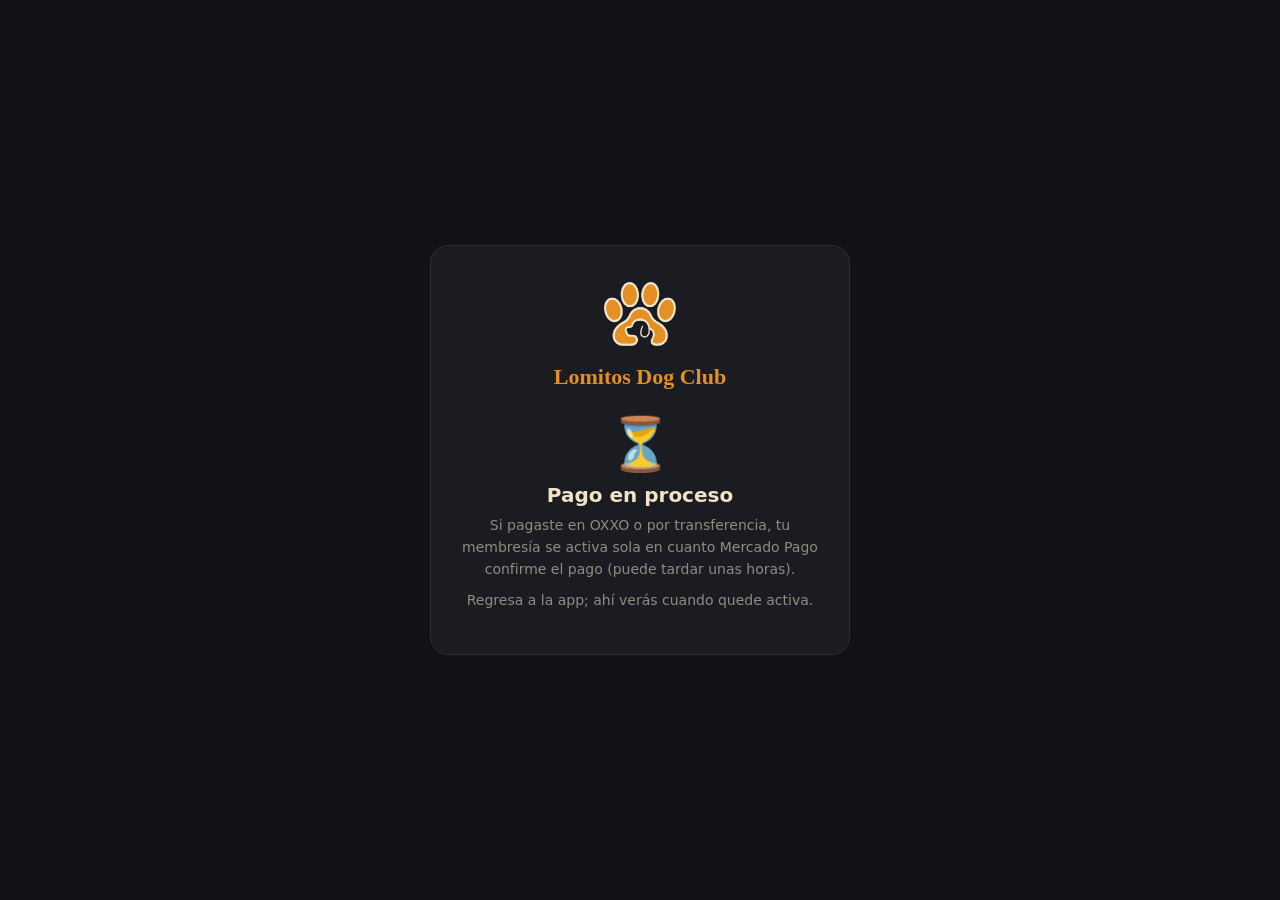
<file: pago.html>
<!DOCTYPE html>
<html lang="es">
<head>
<meta charset="UTF-8">
<meta name="viewport" content="width=device-width, initial-scale=1.0">
<title>Pago · Lomitos Dog Club</title>
<link rel="icon" type="image/png" href="favicon.png">
<style>
  :root { --bg:#111216; --card:#1B1C21; --line:#2C2D34; --gold:#E48F24; --cream:#F1E2C8; --muted:#918C80; --red:#E05555; --green:#6BAF82; }
  * { box-sizing:border-box; }
  body { margin:0; min-height:100vh; background:var(--bg); color:var(--cream); font-family:"Segoe UI",system-ui,-apple-system,sans-serif; display:flex; align-items:center; justify-content:center; padding:24px; }
  .card { width:100%; max-width:420px; background:var(--card); border:1px solid var(--line); border-radius:18px; padding:32px 28px; text-align:center; }
  .logo img { width:72px; height:72px; border-radius:16px; margin-bottom:10px; }
  .logo h1 { font-family:Georgia,serif; font-size:22px; color:var(--gold); margin:0 0 24px; font-weight:700; }
  .ico { font-size:52px; margin-bottom:8px; }
  h2 { font-size:20px; margin:0 0 8px; }
  p { font-size:14px; color:var(--muted); line-height:1.55; margin:0 0 10px; }
  .hidden { display:none; }
  a { color:var(--gold); }
</style>
</head>
<body>
  <div class="card">
    <div class="logo"><img src="logo.png" alt="Lomitos Dog Club"><h1>Lomitos Dog Club</h1></div>

    <div id="aprobado" class="hidden">
      <div class="ico">✅</div>
      <h2>¡Pago recibido!</h2>
      <p>Tu membresía queda activa en unos segundos. Ya puedes cerrar esta página y regresar a la app.</p>
    </div>
    <div id="pendiente" class="hidden">
      <div class="ico">⏳</div>
      <h2>Pago en proceso</h2>
      <p>Si pagaste en OXXO o por transferencia, tu membresía se activa sola en cuanto Mercado Pago confirme el pago (puede tardar unas horas).</p>
      <p>Regresa a la app; ahí verás cuando quede activa.</p>
    </div>
    <div id="rechazado" class="hidden">
      <div class="ico">✖</div>
      <h2>El pago no se completó</h2>
      <p>No se hizo ningún cargo. Regresa a la app e inténtalo de nuevo con otro medio de pago, o escríbenos por WhatsApp al <a href="https://wa.me/527291432516">729 143 2516</a>.</p>
    </div>
  </div>
  <script>
    const estado = new URLSearchParams(location.search).get('estado');
    const id = ['aprobado','pendiente','rechazado'].includes(estado) ? estado : 'pendiente';
    document.getElementById(id).classList.remove('hidden');
  </script>
</body>
</html>
</file>
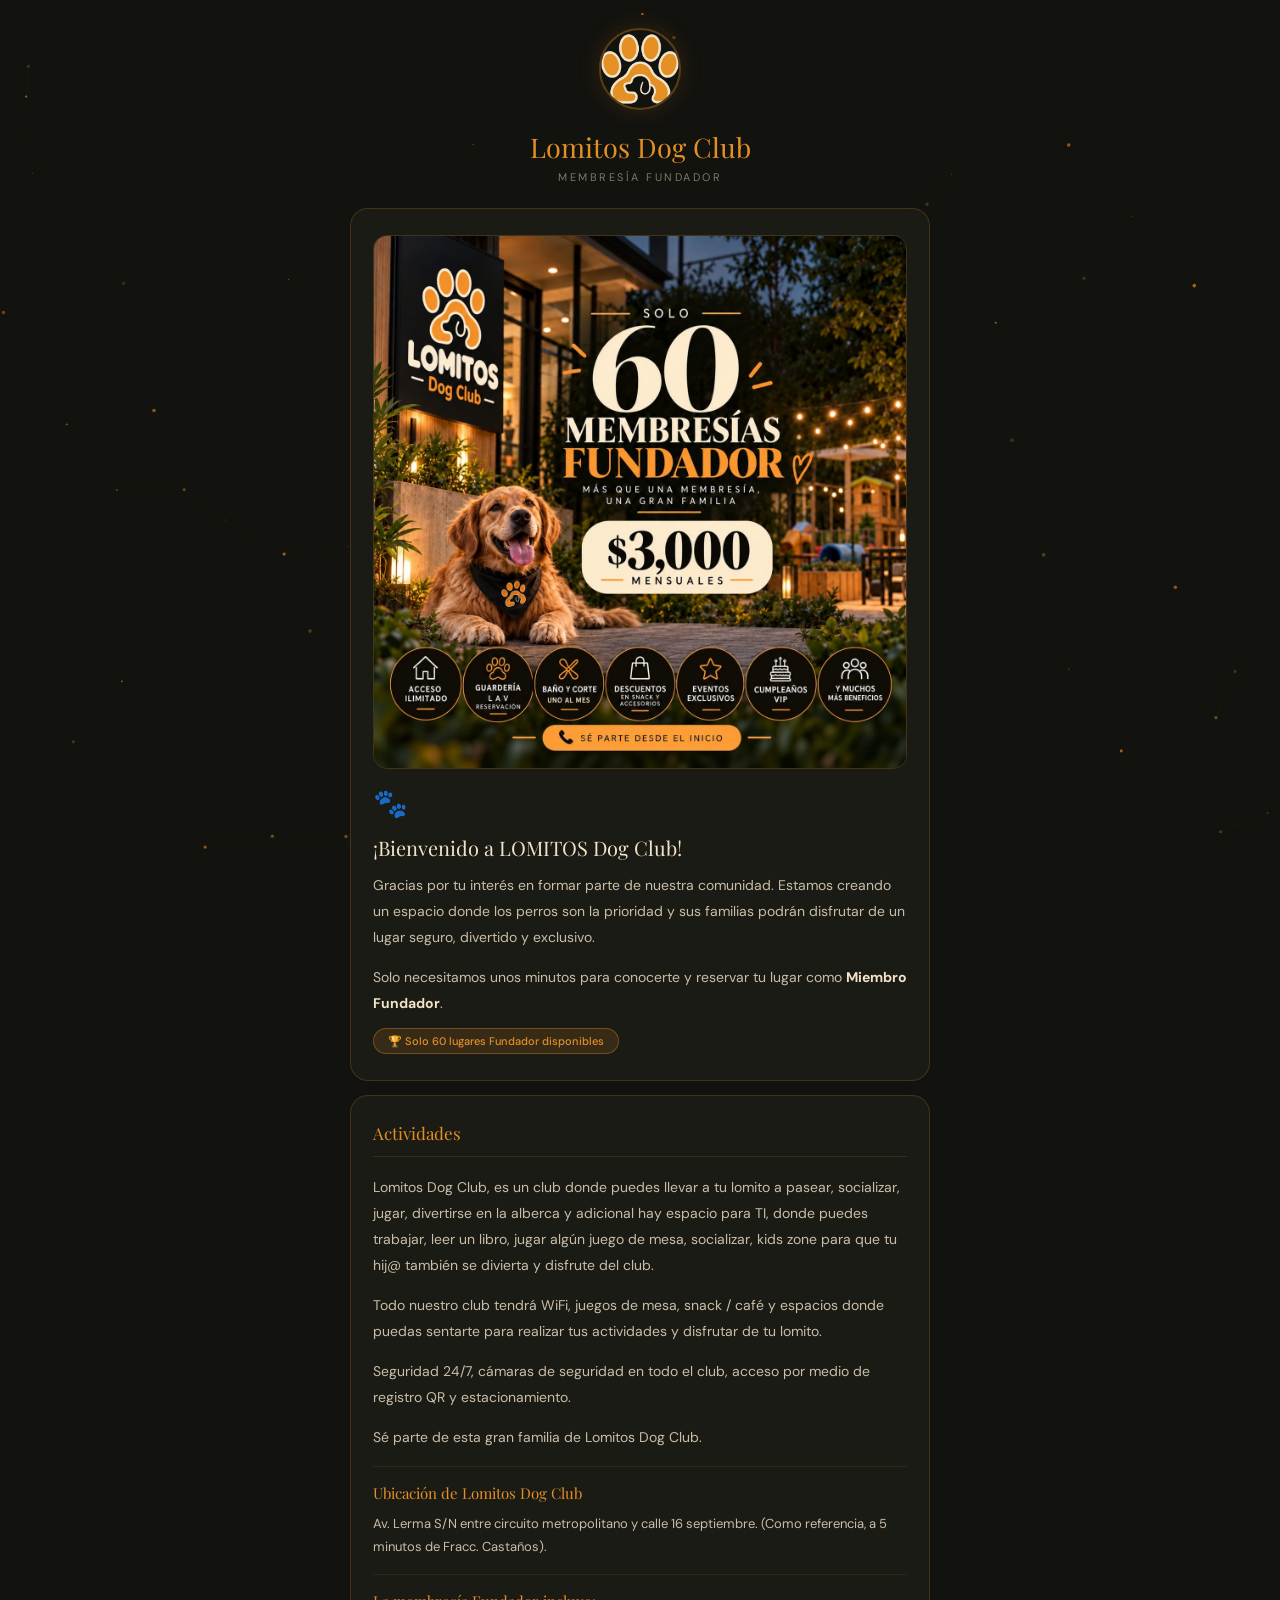
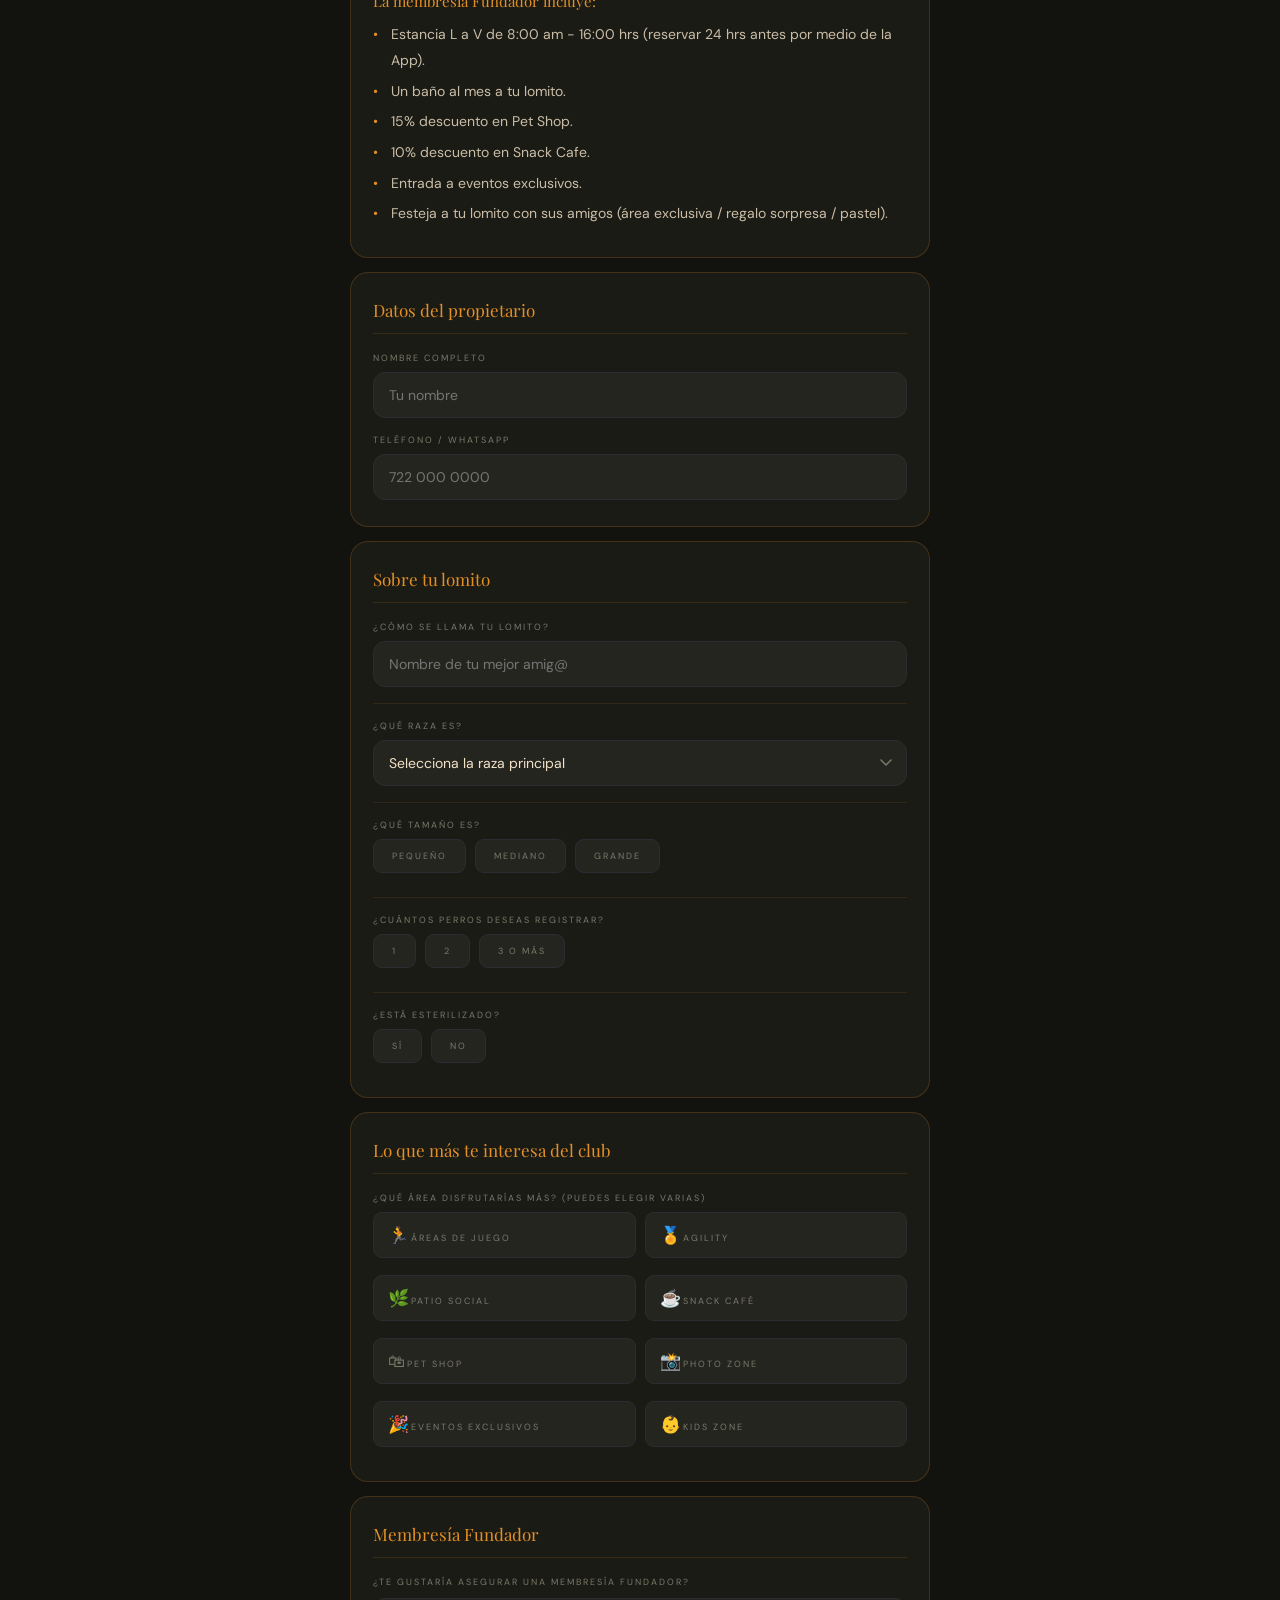
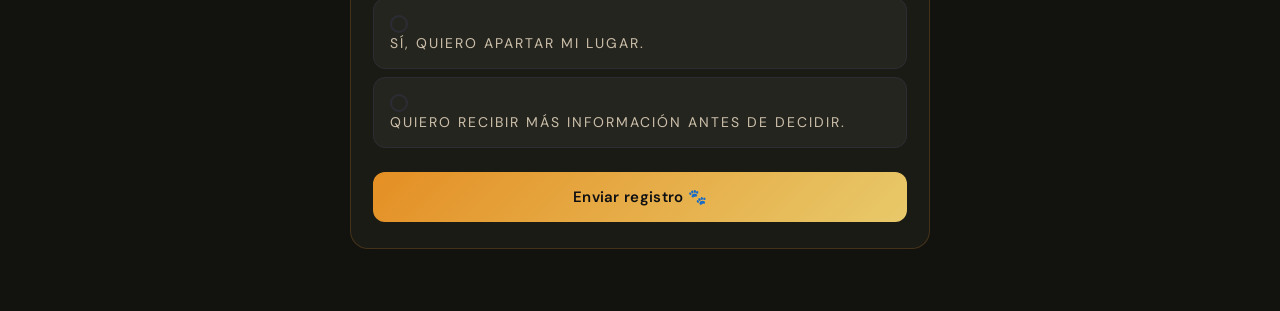
<file: preventa.html>
<!DOCTYPE html>
<html lang="es">
<head>
<meta charset="UTF-8">
<meta name="viewport" content="width=device-width, initial-scale=1.0">
<title>Lomitos Dog Club · Membresía Fundador</title>
<link href="https://fonts.googleapis.com/css2?family=Playfair+Display:wght@700;400i&family=DM+Sans:wght@300;400;500&display=swap" rel="stylesheet">
<style>
*{margin:0;padding:0;box-sizing:border-box}
:root{--bg:#12120F;--bg2:#1C1C17;--bg3:#252520;--bg4:#2C2D34;--gold:#E48F24;--gold2:rgba(228,143,36,0.15);--cream:#F1E2C8;--cream2:rgba(241,226,200,0.82);--muted:#7A7A6A;--green:#6BAF82;--r:12px}
body{font-family:'DM Sans',sans-serif;background:var(--bg);color:var(--cream);min-height:100vh;padding:28px 16px 48px;position:relative;overflow-x:hidden}
canvas#bg{position:fixed;top:0;left:0;width:100%;height:100%;z-index:0;pointer-events:none}
.wrap{max-width:580px;margin:0 auto;position:relative;z-index:1}

/* HEADER */
.header{text-align:center;margin-bottom:24px}
.logo-img{width:82px;height:82px;border-radius:50%;object-fit:cover;margin-bottom:14px;border:2px solid rgba(228,143,36,.35);box-shadow:0 0 24px rgba(228,143,36,.15)}
.logo{font-family:'Playfair Display',serif;font-size:27px;color:var(--gold)}
.sub{font-size:11px;color:var(--muted);letter-spacing:2.5px;text-transform:uppercase;margin-top:5px}

/* CARDS */
.card{background:rgba(28,28,23,0.93);backdrop-filter:blur(14px);border:1px solid rgba(228,143,36,.2);border-radius:18px;padding:26px 22px;margin-bottom:14px}
.card-title{font-family:'Playfair Display',serif;font-size:17px;color:var(--gold);margin-bottom:18px;padding-bottom:12px;border-bottom:1px solid rgba(228,143,36,.15)}

/* INTRO */
.promo-img{width:100%;border-radius:14px;display:block;margin-bottom:16px;border:1px solid rgba(228,143,36,.2)}
.intro-logo{font-size:28px;margin-bottom:12px}
.intro-title{font-family:'Playfair Display',serif;font-size:20px;color:var(--cream);margin-bottom:12px}
.intro-text{font-size:14px;color:var(--cream2);line-height:1.85;margin-bottom:14px}
.intro-cta{font-size:14px;color:var(--cream2);line-height:1.85}
.intro-cta strong{color:var(--cream)}
.intro-sub{font-family:'Playfair Display',serif;font-size:15px;color:var(--gold);margin:0 0 10px}
.intro-loc{font-size:13px;color:var(--cream2);line-height:1.7}
.intro-list{font-size:14px;color:var(--cream2);line-height:1.9;margin:0;padding-left:0;list-style:none}
.intro-list li{padding-left:18px;position:relative;margin-bottom:4px}
.intro-list li::before{content:'•';color:var(--gold);position:absolute;left:0}
.badge{display:inline-block;background:rgba(228,143,36,.14);border:1px solid rgba(228,143,36,.35);border-radius:20px;padding:5px 14px;font-size:11px;color:var(--gold);margin-top:12px;font-weight:500}

/* FIELDS */
.section-title{font-size:9px;letter-spacing:2.5px;text-transform:uppercase;color:var(--muted);margin-bottom:16px;font-weight:500}
.field{margin-bottom:16px}
.field:last-child{margin-bottom:0}
.field label{display:block;font-size:9px;letter-spacing:2px;text-transform:uppercase;color:var(--muted);margin-bottom:8px}
.field input,.field select,.field textarea{width:100%;background:var(--bg3);border:1px solid var(--bg4);border-radius:var(--r);padding:13px 15px;font-size:14px;color:var(--cream);font-family:'DM Sans',sans-serif;outline:none;transition:border .2s,background .2s;-webkit-appearance:none;appearance:none}
.field select{background-image:url("data:image/svg+xml,%3Csvg xmlns='http://www.w3.org/2000/svg' width='12' height='8' viewBox='0 0 12 8'%3E%3Cpath d='M1 1l5 5 5-5' stroke='%237A7A6A' stroke-width='1.5' fill='none' stroke-linecap='round'/%3E%3C/svg%3E");background-repeat:no-repeat;background-position:right 14px center;padding-right:40px}
.field select option{background:#252520;color:var(--cream)}
.field input:focus,.field select:focus,.field textarea:focus{border-color:rgba(228,143,36,.55);background:#2A2A24}
.field textarea{height:80px;resize:none}
.divider{border:none;border-top:1px solid rgba(228,143,36,.1);margin:16px 0}

/* OPTS */
.opt-group{display:flex;gap:9px;flex-wrap:wrap;margin-top:6px}
.opt{display:inline-flex;align-items:center;padding:10px 18px;background:var(--bg3);border:1px solid var(--bg4);border-radius:9px;cursor:pointer;font-size:13px;color:var(--muted);transition:all .2s;user-select:none;-webkit-tap-highlight-color:transparent}
.opt:hover{border-color:var(--gold);color:var(--cream2)}
.opt.sel{background:rgba(228,143,36,.12);border-color:var(--gold);color:var(--gold);font-weight:500}
.opt input{display:none}

/* AREAS GRID */
.areas-grid{display:grid;grid-template-columns:1fr 1fr;gap:9px;margin-top:6px}
.area-opt{display:flex;align-items:center;gap:9px;padding:11px 14px;background:var(--bg3);border:1px solid var(--bg4);border-radius:9px;cursor:pointer;font-size:13px;color:var(--muted);transition:all .2s;user-select:none;-webkit-tap-highlight-color:transparent}
.area-opt:hover{border-color:var(--gold);color:var(--cream2)}
.area-opt.sel{background:rgba(228,143,36,.12);border-color:var(--gold);color:var(--gold)}
.area-opt input{display:none}
.area-ico{font-size:17px}

/* FUNDADOR OPTS */
.fund-opt{display:flex;align-items:flex-start;gap:12px;padding:14px 16px;background:var(--bg3);border:1px solid var(--bg4);border-radius:var(--r);cursor:pointer;transition:all .2s;user-select:none;margin-bottom:10px;-webkit-tap-highlight-color:transparent}
.fund-opt:last-child{margin-bottom:0}
.fund-opt:hover{border-color:var(--gold)}
.fund-opt.sel{background:rgba(228,143,36,.1);border-color:var(--gold)}
.fund-opt input{display:none}
.fund-dot{width:18px;height:18px;border-radius:50%;border:2px solid var(--bg4);margin-top:2px;flex-shrink:0;transition:all .2s;background:transparent}
.fund-opt.sel .fund-dot{border-color:var(--gold);background:var(--gold)}
.fund-text{font-size:14px;color:var(--cream2);line-height:1.5}
.fund-opt.sel .fund-text{color:var(--cream)}

/* SUBMIT */
.submit-btn{width:100%;background:linear-gradient(135deg,#E48F24,#E8C96A);color:#0E0F12;border:none;border-radius:var(--r);padding:15px;font-size:15px;font-weight:600;cursor:pointer;font-family:'DM Sans',sans-serif;margin-top:8px;letter-spacing:.3px;transition:all .2s}
.submit-btn:hover{transform:translateY(-1px);box-shadow:0 10px 28px rgba(228,143,36,.28)}
.submit-btn:active{transform:scale(.99);opacity:.92}
.submit-btn:disabled{opacity:.55;cursor:default;transform:none}
.err{font-size:12px;color:#E05555;margin-top:10px;text-align:center;display:none}

/* SUCCESS */
.success{display:none;position:relative;z-index:1}
.success-card{background:rgba(28,28,23,0.93);backdrop-filter:blur(14px);border:1px solid rgba(228,143,36,.2);border-radius:18px;padding:36px 26px;text-align:center;margin-bottom:14px}
.success-ico{font-size:52px;margin-bottom:18px}
.success-h{font-family:'Playfair Display',serif;font-size:24px;color:var(--gold);margin-bottom:14px}
.success-p{font-size:14px;color:var(--cream2);line-height:1.85;margin-bottom:12px}
.success-p strong{color:var(--cream)}
.success-p em{font-style:italic;color:var(--muted)}
.success-divider{border:none;border-top:1px solid rgba(228,143,36,.15);margin:18px 0}
.ig-tag{display:inline-block;background:rgba(228,143,36,.12);border:1px solid rgba(228,143,36,.3);border-radius:20px;padding:6px 16px;font-size:14px;color:var(--gold);font-weight:500;margin-top:8px}
</style>
<link rel="icon" type="image/png" href="favicon.png">
</head>
<body>
<canvas id="bg"></canvas>
<div class="wrap">

  <div class="header">
    <img class="logo-img" src="logo.png" alt="Lomitos Dog Club" onerror="this.style.display='none'">
    <div class="logo">Lomitos Dog Club</div>
    <div class="sub">Membresía Fundador</div>
  </div>

  <div id="form-wrap">

    <!-- INTRO -->
    <div class="card">
      <img class="promo-img" src="fundador-promo.jpg" alt="Lomitos Dog Club · Membresía Fundador" onerror="this.style.display='none'">
      <div class="intro-logo">🐾</div>
      <div class="intro-title">¡Bienvenido a LOMITOS Dog Club!</div>
      <p class="intro-text">Gracias por tu interés en formar parte de nuestra comunidad. Estamos creando un espacio donde los perros son la prioridad y sus familias podrán disfrutar de un lugar seguro, divertido y exclusivo.</p>
      <p class="intro-cta">Solo necesitamos unos minutos para conocerte y reservar tu lugar como <strong>Miembro Fundador</strong>.</p>
      <span class="badge">🏆 Solo 60 lugares Fundador disponibles</span>
    </div>

    <!-- INFO DEL CLUB -->
    <div class="card">
      <div class="card-title">Actividades</div>
      <p class="intro-text">Lomitos Dog Club, es un club donde puedes llevar a tu lomito a pasear, socializar, jugar, divertirse en la alberca y adicional hay espacio para TI, donde puedes trabajar, leer un libro, jugar algún juego de mesa, socializar, kids zone para que tu hij@ también se divierta y disfrute del club.</p>
      <p class="intro-text">Todo nuestro club tendrá WiFi, juegos de mesa, snack / café y espacios donde puedas sentarte para realizar tus actividades y disfrutar de tu lomito.</p>
      <p class="intro-text">Seguridad 24/7, cámaras de seguridad en todo el club, acceso por medio de registro QR y estacionamiento.</p>
      <p class="intro-text" style="margin-bottom:0">Sé parte de esta gran familia de Lomitos Dog Club.</p>
      <div class="divider"></div>
      <div class="intro-sub">Ubicación de Lomitos Dog Club</div>
      <p class="intro-loc">Av. Lerma S/N entre circuito metropolitano y calle 16 septiembre. (Como referencia, a 5 minutos de Fracc. Castaños).</p>
      <div class="divider"></div>
      <div class="intro-sub">La membresía Fundador incluye:</div>
      <ul class="intro-list">
        <li>Estancia L a V de 8:00 am - 16:00 hrs (reservar 24 hrs antes por medio de la App).</li>
        <li>Un baño al mes a tu lomito.</li>
        <li>15% descuento en Pet Shop.</li>
        <li>10% descuento en Snack Cafe.</li>
        <li>Entrada a eventos exclusivos.</li>
        <li>Festeja a tu lomito con sus amigos (área exclusiva / regalo sorpresa / pastel).</li>
      </ul>
    </div>

    <!-- DATOS -->
    <div class="card">
      <div class="card-title">Datos del propietario</div>
      <div class="field">
        <label>Nombre completo</label>
        <input type="text" id="f-nombre" placeholder="Tu nombre">
      </div>
      <div class="field">
        <label>Teléfono / WhatsApp</label>
        <input type="tel" id="f-tel" placeholder="722 000 0000">
      </div>
    </div>

    <!-- SOBRE TU LOMITO -->
    <div class="card">
      <div class="card-title">Sobre tu lomito</div>
      <div class="field">
        <label>¿Cómo se llama tu lomito?</label>
        <input type="text" id="f-nombre-lomito" placeholder="Nombre de tu mejor amig@">
      </div>
      <div class="divider"></div>
      <div class="field">
        <label>¿Qué raza es?</label>
        <select id="f-razas">
          <option value="">Selecciona la raza principal</option>
          <option>Labrador Retriever</option>
          <option>Golden Retriever</option>
          <option>French Bulldog</option>
          <option>Bulldog Inglés</option>
          <option>Beagle</option>
          <option>Poodle / Caniche</option>
          <option>Yorkshire Terrier</option>
          <option>Chihuahua</option>
          <option>Pastor Alemán</option>
          <option>Husky Siberiano</option>
          <option>Shih Tzu</option>
          <option>Maltés</option>
          <option>Rottweiler</option>
          <option>Boxer</option>
          <option>Dóberman</option>
          <option>Border Collie</option>
          <option>Cocker Spaniel</option>
          <option>Schnauzer</option>
          <option>Dálmata</option>
          <option>Pitbull / American Bully</option>
          <option>Samoyedo</option>
          <option>Akita</option>
          <option>Shar Pei</option>
          <option>Weimaraner</option>
          <option>Mestizo / Adoptado</option>
          <option>Otra raza</option>
        </select>
      </div>
      <div class="divider"></div>
      <div class="field">
        <label>¿Qué tamaño es?</label>
        <div class="opt-group">
          <label class="opt"><input type="checkbox" name="talla" value="Pequeño (hasta 10kg)">Pequeño</label>
          <label class="opt"><input type="checkbox" name="talla" value="Mediano (10–25kg)">Mediano</label>
          <label class="opt"><input type="checkbox" name="talla" value="Grande (+25kg)">Grande</label>
        </div>
      </div>
      <div class="divider"></div>
      <div class="field">
        <label>¿Cuántos perros deseas registrar?</label>
        <div class="opt-group">
          <label class="opt"><input type="radio" name="num" value="1">1</label>
          <label class="opt"><input type="radio" name="num" value="2">2</label>
          <label class="opt"><input type="radio" name="num" value="3 o más">3 o más</label>
        </div>
      </div>
      <div class="divider"></div>
      <div class="field">
        <label>¿Está esterilizado?</label>
        <div class="opt-group">
          <label class="opt"><input type="radio" name="ester" value="Sí">Sí</label>
          <label class="opt"><input type="radio" name="ester" value="No">No</label>
        </div>
      </div>

    </div>

    <!-- INTERESES -->
    <div class="card">
      <div class="card-title">Lo que más te interesa del club</div>
      <div class="field">
        <label>¿Qué área disfrutarías más? (Puedes elegir varias)</label>
        <div class="areas-grid">
          <label class="area-opt"><input type="checkbox" name="area" value="Áreas de juego"><span class="area-ico">🏃</span>Áreas de juego</label>
          <label class="area-opt"><input type="checkbox" name="area" value="Agility"><span class="area-ico">🏅</span>Agility</label>
          <label class="area-opt"><input type="checkbox" name="area" value="Patio social"><span class="area-ico">🌿</span>Patio social</label>
          <label class="area-opt"><input type="checkbox" name="area" value="Snack Café"><span class="area-ico">☕</span>Snack Café</label>
          <label class="area-opt"><input type="checkbox" name="area" value="Pet Shop"><span class="area-ico">🛍</span>Pet Shop</label>
          <label class="area-opt"><input type="checkbox" name="area" value="Photo Zone"><span class="area-ico">📸</span>Photo Zone</label>
          <label class="area-opt"><input type="checkbox" name="area" value="Eventos exclusivos"><span class="area-ico">🎉</span>Eventos exclusivos</label>
          <label class="area-opt"><input type="checkbox" name="area" value="Kids Zone"><span class="area-ico">👶</span>Kids Zone</label>
        </div>
      </div>
    </div>

    <!-- MEMBRESÍA FUNDADOR -->
    <div class="card">
      <div class="card-title">Membresía Fundador</div>
      <div class="field">
        <label>¿Te gustaría asegurar una membresía Fundador?</label>
        <div style="margin-top:10px">
          <label class="fund-opt" id="fund-1">
            <input type="radio" name="fundador" value="Sí, quiero apartar mi lugar">
            <div class="fund-dot"></div>
            <div class="fund-text">Sí, quiero apartar mi lugar.</div>
          </label>
          <label class="fund-opt" id="fund-2">
            <input type="radio" name="fundador" value="Quiero recibir más información antes de decidir">
            <div class="fund-dot"></div>
            <div class="fund-text">Quiero recibir más información antes de decidir.</div>
          </label>
        </div>
      </div>
      <button class="submit-btn" id="send-btn" onclick="enviar()">Enviar registro 🐾</button>
      <div class="err" id="err-msg">Algo salió mal. Por favor intenta de nuevo.</div>
    </div>

  </div><!-- /form-wrap -->

  <!-- SUCCESS -->
  <div class="success" id="success">
    <div class="success-card">
      <div class="success-ico">🏆</div>
      <div class="success-h">¡Estás muy cerca de ser Fundador!</div>
      <p class="success-p">La <strong>Membresía Fundador</strong> te dará acceso a beneficios exclusivos que no estarán disponibles nuevamente cuando el club abra sus puertas.</p>
      <div class="success-divider"></div>
      <p class="success-p"><strong>Solo habrá 60 Membresías Fundador.</strong></p>
      <p class="success-p">Si deseas asegurar la tuya, uno de nuestros asesores se pondrá en contacto contigo para completar el proceso de inscripción y resolver cualquier duda.</p>
      <div class="success-divider"></div>
      <p class="success-p"><strong>¡Gracias por confiar en LOMITOS Dog Club!</strong><br>
      <em>"Donde cada visita se convierte en una experiencia inolvidable para tu mejor amigo."</em></p>
      <span class="ig-tag">@lomitos.dog.club</span>
    </div>
  </div>

</div><!-- /wrap -->

<script>
const SUPA='https://dpljrhomnfcubxoahmiq.supabase.co';
const KEY='eyJhbGciOiJIUzI1NiIsInR5cCI6IkpXVCJ9.eyJpc3MiOiJzdXBhYmFzZSIsInJlZiI6ImRwbGpyaG9tbmZjdWJ4b2FobWlxIiwicm9sZSI6ImFub24iLCJpYXQiOjE3ODAyNDc1NjQsImV4cCI6MjA5NTgyMzU2NH0.XPyq60LUgjQTExNWQYMX2lKR0O5Yc8yl5J4tCkcCnPw';

// Partículas
(function(){
  const c=document.getElementById('bg'),ctx=c.getContext('2d');
  let W,H,pts=[];
  function resize(){W=c.width=innerWidth;H=c.height=innerHeight;pts=[];for(let i=0;i<55;i++)pts.push({x:Math.random()*W,y:Math.random()*H,r:Math.random()*1.8+.4,vx:(Math.random()-.5)*.28,vy:(Math.random()-.5)*.28,a:Math.random()*.5+.18});}
  resize();window.addEventListener('resize',resize);
  function draw(){
    ctx.clearRect(0,0,W,H);
    pts.forEach(p=>{p.x+=p.vx;p.y+=p.vy;if(p.x<0)p.x=W;if(p.x>W)p.x=0;if(p.y<0)p.y=H;if(p.y>H)p.y=0;ctx.beginPath();ctx.arc(p.x,p.y,p.r,0,Math.PI*2);ctx.fillStyle=`rgba(228,143,36,${p.a})`;ctx.fill();});
    pts.forEach((a,i)=>{pts.slice(i+1).forEach(b=>{const d=Math.hypot(a.x-b.x,a.y-b.y);if(d<110){ctx.beginPath();ctx.moveTo(a.x,a.y);ctx.lineTo(b.x,b.y);ctx.strokeStyle=`rgba(228,143,36,${.12*(1-d/110)})`;ctx.lineWidth=.6;ctx.stroke();}});});
    requestAnimationFrame(draw);
  }
  draw();
})();

// Opts interactivos
document.querySelectorAll('.opt').forEach(el=>{
  el.addEventListener('click',function(){
    const inp=this.querySelector('input');
    if(inp.type==='radio'){this.closest('.opt-group').querySelectorAll('.opt').forEach(o=>o.classList.remove('sel'));this.classList.add('sel');}
    else{this.classList.toggle('sel');inp.checked=this.classList.contains('sel');}
  });
});
document.querySelectorAll('.area-opt').forEach(el=>{
  el.addEventListener('click',function(e){
    e.preventDefault();
    this.classList.toggle('sel');
    this.querySelector('input').checked=this.classList.contains('sel');
  });
});
document.querySelectorAll('.fund-opt').forEach(el=>{
  el.addEventListener('click',function(){
    document.querySelectorAll('.fund-opt').forEach(o=>o.classList.remove('sel'));
    this.classList.add('sel');
  });
});

function gv(id){return(document.getElementById(id)||{}).value?.trim()||'';}
function gr(n){const e=document.querySelector(`input[name="${n}"]:checked`);return e?e.value:'';}
function gc(n){return[...document.querySelectorAll(`input[name="${n}"]:checked`)].map(e=>e.value).join(', ');}

async function enviar(){
  const btn=document.getElementById('send-btn');
  const err=document.getElementById('err-msg');
  btn.disabled=true;btn.textContent='Enviando...';err.style.display='none';
  const body={
    nombre:gv('f-nombre')||null,
    telefono:gv('f-tel')||null,
    email:null,
    nombre_lomito:gv('f-nombre-lomito')||null,
    razas:gv('f-razas')||null,
    talla:gc('talla')||null,
    num_perros:gr('num')||null,
    esterilizado:gr('ester')||null,
    areas_interes:gc('area')||null,
    membresia_fundador:gr('fundador')||null,
    membresia_interes:null,
    notas:null,
  };
  try{
    const res=await fetch(SUPA+'/rest/v1/leads',{
      method:'POST',
      headers:{'apikey':KEY,'Authorization':'Bearer '+KEY,'Content-Type':'application/json','Prefer':'return=minimal'},
      body:JSON.stringify(body)
    });
    if(res.ok||res.status===201){
      document.getElementById('form-wrap').style.display='none';
      document.getElementById('success').style.display='block';
      window.scrollTo({top:0,behavior:'smooth'});
    }else{throw new Error(res.status);}
  }catch(e){
    err.style.display='block';
    btn.disabled=false;btn.textContent='Enviar registro 🐾';
  }
}
</script>
</body>
</html>
</file>
<file: style.css>
*{margin:0;padding:0;box-sizing:border-box}
:root{
  --bg:#0E0F12;--bg2:#16171B;--bg3:#1C1D21;--bg4:#262830;
  --gold:#E48F24;--gold2:rgba(228,143,36,0.15);--gold3:rgba(228,143,36,0.08);
  --cream:#F1E2C8;--cream2:rgba(241,226,200,0.75);--cream3:rgba(241,226,200,0.4);
  --muted:#7F7B70;--green:#6BAF82;--radius:20px;
}
html{scroll-behavior:smooth}
body{font-family:'DM Sans',sans-serif;background:var(--bg);color:var(--cream);-webkit-font-smoothing:antialiased;overflow-x:hidden}
a{text-decoration:none;color:inherit}
#canvas{position:fixed;top:0;left:0;width:100%;height:100%;z-index:0;pointer-events:none;opacity:.45}
nav{position:fixed;top:0;left:0;right:0;z-index:200;padding:18px 40px;display:flex;justify-content:space-between;align-items:center;transition:background .3s}
nav.scrolled{background:rgba(10,10,8,0.94);backdrop-filter:blur(16px);border-bottom:1px solid var(--bg3)}
.nav-logo{font-family:'Playfair Display',serif;font-size:20px;color:var(--gold);font-weight:700;display:flex;align-items:center;gap:8px}
.nav-logo-img{width:38px;height:38px;object-fit:contain;flex-shrink:0}
.nav-logo span{color:var(--cream2);font-weight:400}
.nav-links{display:flex;gap:28px;align-items:center}
.nav-links a{font-size:13px;color:var(--cream3);transition:color .2s}
.nav-links a:hover{color:var(--gold)}
.nav-cta{background:var(--gold)!important;color:var(--bg)!important;padding:9px 20px;border-radius:50px;font-weight:500!important;font-size:12px!important}
.nav-hamburger{display:none;flex-direction:column;gap:5px;cursor:pointer}
.nav-hamburger span{width:22px;height:1.5px;background:var(--cream)}
.mobile-menu{display:none;position:fixed;inset:0;background:var(--bg);z-index:300;flex-direction:column;align-items:center;justify-content:center;gap:32px}
.mobile-menu.open{display:flex}
.mobile-menu a{font-family:'Playfair Display',serif;font-size:28px;color:var(--cream2)}
.mobile-close{position:absolute;top:24px;right:32px;font-size:28px;cursor:pointer;color:var(--muted)}
.hero{min-height:100vh;display:flex;flex-direction:column;align-items:center;justify-content:center;text-align:center;padding:120px 24px 80px;position:relative;z-index:1}
.hero-eyebrow{display:inline-flex;align-items:center;gap:8px;background:var(--gold2);border:1px solid rgba(228,143,36,.25);border-radius:50px;padding:7px 18px;font-size:11px;color:var(--gold);letter-spacing:2px;text-transform:uppercase;margin-bottom:28px;animation:fadeUp .8s ease both}
.hero h1{font-family:'Playfair Display',serif;font-size:clamp(44px,7vw,88px);font-weight:700;line-height:1.05;margin-bottom:20px;animation:fadeUp .8s .15s ease both}
.hero h1 em{color:var(--gold);font-style:italic}
.hero-sub{font-size:clamp(15px,2vw,18px);color:var(--cream2);max-width:560px;line-height:1.75;margin-bottom:44px;animation:fadeUp .8s .3s ease both}
.hero-btns{display:flex;gap:14px;flex-wrap:wrap;justify-content:center;animation:fadeUp .8s .45s ease both}
.hero-scroll{position:absolute;bottom:36px;left:50%;transform:translateX(-50%);display:flex;flex-direction:column;align-items:center;gap:8px;font-size:10px;color:var(--muted);letter-spacing:2px;text-transform:uppercase}
.scroll-line{width:1px;height:48px;background:linear-gradient(to bottom,var(--gold),transparent)}
@keyframes fadeUp{from{opacity:0;transform:translateY(20px)}to{opacity:1;transform:translateY(0)}}
.btn-gold{background:var(--gold);color:var(--bg);padding:15px 32px;border-radius:50px;font-size:14px;font-weight:500;font-family:'Playfair Display',serif;transition:all .25s;cursor:pointer;border:none}
.btn-gold:hover{transform:translateY(-2px);box-shadow:0 12px 32px rgba(228,143,36,.3)}
.btn-outline{background:transparent;color:var(--cream);padding:15px 32px;border-radius:50px;font-size:14px;border:1px solid rgba(241,226,200,.2);transition:all .25s;cursor:pointer}
.btn-outline:hover{border-color:var(--gold);color:var(--gold)}
.marquee-wrap{overflow:hidden;border-top:1px solid var(--bg3);border-bottom:1px solid var(--bg3);background:var(--bg2);padding:16px 0;position:relative;z-index:1}
.marquee-track{display:flex;gap:48px;white-space:nowrap;animation:marquee 35s linear infinite}
.marquee-item{font-family:'Playfair Display',serif;font-size:14px;color:var(--muted);letter-spacing:1px;display:flex;align-items:center;gap:12px;flex-shrink:0}
.marquee-item svg{opacity:.5}
@keyframes marquee{from{transform:translateX(0)}to{transform:translateX(-50%)}}
.stats-strip{display:grid;grid-template-columns:repeat(4,1fr);position:relative;z-index:1}
.stat-item{padding:40px 24px;text-align:center;border-right:1px solid var(--bg3);border-top:1px solid var(--bg3)}
.stat-item:last-child{border-right:none}
.stat-num{font-family:'Playfair Display',serif;font-size:44px;font-weight:700;color:var(--gold);line-height:1;margin-bottom:8px}
.stat-label{font-size:11px;color:var(--muted);letter-spacing:1.5px;text-transform:uppercase;line-height:1.5}
.section{padding:100px 40px;max-width:1140px;margin:0 auto;position:relative;z-index:1}
.section.full{max-width:100%;padding:100px 0}
.section.full .inner{max-width:1140px;margin:0 auto;padding:0 40px}
.sec-tag{font-size:10px;letter-spacing:3px;text-transform:uppercase;color:var(--gold);margin-bottom:14px;display:flex;align-items:center;gap:10px}
.sec-tag::before{content:'';width:24px;height:1px;background:var(--gold)}
.sec-title{font-family:'Playfair Display',serif;font-size:clamp(30px,4vw,50px);font-weight:700;line-height:1.15;margin-bottom:18px}
.sec-title em{color:var(--gold);font-style:italic}
.sec-sub{font-size:15px;color:var(--cream2);line-height:1.75;max-width:580px;margin-bottom:56px}
.filo-wrap{display:grid;grid-template-columns:1fr 1fr;gap:80px;align-items:center}
.filo-card-big{background:var(--bg2);border:1px solid var(--bg3);border-radius:var(--radius);padding:40px;text-align:center}
.filo-paw{margin-bottom:16px;display:flex;justify-content:center}
.filo-quote{font-family:'Playfair Display',serif;font-size:22px;font-style:italic;color:var(--cream);line-height:1.5}
.filo-author{font-size:11px;color:var(--muted);margin-top:12px;letter-spacing:1px;text-transform:uppercase}
.filo-float{position:absolute;bottom:-20px;right:-20px;background:var(--gold);border-radius:var(--radius);padding:20px 24px;font-family:'Playfair Display',serif;font-size:28px;font-weight:700;color:var(--bg);display:flex;align-items:center;gap:8px}
.filo-visual{position:relative}
.filo-items{display:flex;flex-direction:column;gap:28px}
.filo-item{display:flex;gap:20px;align-items:flex-start}
.filo-item-ico{width:44px;height:44px;border-radius:12px;background:var(--gold2);border:1px solid rgba(228,143,36,.2);display:flex;align-items:center;justify-content:center;flex-shrink:0}
.filo-item-title{font-family:'Playfair Display',serif;font-size:17px;font-weight:600;color:var(--cream);margin-bottom:6px}
.filo-item-desc{font-size:13px;color:var(--muted);line-height:1.65}
.app-banner{background:linear-gradient(135deg,#0D0B04,#241B10);border:1px solid rgba(228,143,36,.3);border-radius:var(--radius);padding:40px 48px;display:flex;justify-content:space-between;align-items:center;gap:32px;margin:0 40px;position:relative;z-index:1;flex-wrap:wrap}
.app-banner-text h3{font-family:'Playfair Display',serif;font-size:26px;font-weight:700;color:var(--gold);margin-bottom:8px}
.app-banner-text p{font-size:14px;color:var(--cream2);line-height:1.65;max-width:480px}
.app-banner-steps{display:flex;gap:24px;margin-top:16px;flex-wrap:wrap}
.app-step{display:flex;align-items:center;gap:10px;font-size:12px;color:var(--cream2)}
.app-step-num{width:24px;height:24px;border-radius:50%;background:var(--gold);color:var(--bg);display:flex;align-items:center;justify-content:center;font-size:10px;font-weight:700;flex-shrink:0}
.app-banner-btns{display:flex;flex-direction:column;gap:10px}
.app-btn{display:flex;align-items:center;gap:12px;background:var(--bg3);border:1px solid var(--bg4);border-radius:12px;padding:12px 20px;transition:border-color .2s;cursor:pointer}
.app-btn:hover{border-color:var(--gold)}
.app-btn-label{font-size:9px;color:var(--muted);text-transform:uppercase;letter-spacing:1px}
.app-btn-store{font-size:14px;font-weight:500;color:var(--cream)}
.proceso-wrap{display:flex;gap:0;position:relative;margin-bottom:56px}
.proceso-wrap::before{content:'';position:absolute;top:32px;left:32px;right:32px;height:1px;background:linear-gradient(to right,var(--gold),rgba(228,143,36,.15))}
.proceso-step{flex:1;display:flex;flex-direction:column;align-items:center;text-align:center;padding:0 16px;position:relative;z-index:1}
.paso-num{width:64px;height:64px;border-radius:50%;background:var(--bg2);border:2px solid var(--gold);display:flex;align-items:center;justify-content:center;font-family:'Playfair Display',serif;font-size:22px;font-weight:700;color:var(--gold);margin-bottom:20px}
.paso-ico{margin-bottom:12px;display:flex;justify-content:center}
.paso-title{font-family:'Playfair Display',serif;font-size:16px;font-weight:600;color:var(--cream);margin-bottom:8px}
.paso-desc{font-size:12px;color:var(--muted);line-height:1.65}
.antes-grid{display:grid;grid-template-columns:1fr 1fr;gap:2px;background:var(--bg3);border-radius:var(--radius);overflow:hidden}
.antes-card{background:var(--bg2);padding:40px;position:relative;overflow:hidden;transition:background .3s}
.antes-card:hover{background:var(--bg3)}
.antes-ico{margin-bottom:16px;display:flex}
.antes-title{font-family:'Playfair Display',serif;font-size:20px;font-weight:600;color:var(--cream);margin-bottom:10px}
.antes-desc{font-size:13px;color:var(--muted);line-height:1.7}
.antes-badge{display:inline-block;background:var(--gold2);border:1px solid rgba(228,143,36,.2);border-radius:20px;padding:3px 12px;font-size:10px;color:var(--gold);margin-top:14px;letter-spacing:.5px}
.dias-badge{display:inline-flex;align-items:center;gap:8px;background:rgba(228,143,36,.1);border:1px solid rgba(228,143,36,.3);border-radius:12px;padding:10px 16px;margin-top:16px}
.dias-badge-txt{font-size:12px;color:var(--gold);font-weight:500}
.svc-grid{display:grid;grid-template-columns:repeat(4,1fr);gap:16px}
.svc-card{background:var(--bg2);border:1px solid var(--bg3);border-radius:var(--radius);padding:28px;transition:all .25s;position:relative;overflow:hidden}
.svc-card::before{content:'';position:absolute;inset:0;background:linear-gradient(135deg,rgba(228,143,36,.05),transparent);opacity:0;transition:opacity .25s}
.svc-card:hover{border-color:rgba(228,143,36,.35);transform:translateY(-4px)}
.svc-card:hover::before{opacity:1}
.svc-ico{margin-bottom:16px;display:flex}
.svc-name{font-family:'Playfair Display',serif;font-size:17px;font-weight:600;color:var(--cream);margin-bottom:8px}
.svc-desc{font-size:12px;color:var(--muted);line-height:1.65}
.memb-grid{display:grid;grid-template-columns:repeat(2,1fr);gap:16px}
.memb-card{background:var(--bg2);border:1px solid var(--bg3);border-radius:var(--radius);padding:28px;position:relative;transition:transform .25s}
.memb-card:hover{transform:translateY(-4px)}
.memb-card.gold-card{border-color:rgba(228,143,36,.4);background:linear-gradient(160deg,var(--bg2),#241B10)}
.memb-card.founder-card{background:#0D0B04;border:2px solid rgba(228,143,36,.5);grid-column:1/-1}
.memb-popular{position:absolute;top:-12px;left:50%;transform:translateX(-50%);background:var(--gold);color:var(--bg);border-radius:50px;padding:4px 16px;font-size:10px;font-weight:700;letter-spacing:1px;white-space:nowrap}
.memb-cupos{position:absolute;top:16px;right:16px;background:var(--gold2);border:1px solid rgba(228,143,36,.3);border-radius:50px;padding:3px 10px;font-size:9px;color:var(--gold)}
.memb-nivel{font-size:9px;letter-spacing:2px;text-transform:uppercase;margin-bottom:6px}
.memb-name{font-family:'Playfair Display',serif;font-size:26px;font-weight:700;margin-bottom:6px}
.memb-precio{font-size:13px;color:var(--muted);margin-bottom:20px;padding-bottom:20px;border-bottom:1px solid var(--bg3)}
.memb-feats{display:flex;flex-direction:column;gap:10px;margin-bottom:24px}
.memb-feat{font-size:12px;color:var(--cream2);display:flex;gap:10px;align-items:flex-start;line-height:1.5}
.memb-feat-ico{color:var(--gold);flex-shrink:0;font-size:11px;margin-top:1px}
.memb-btn{width:100%;padding:12px;border-radius:12px;border:none;font-family:'DM Sans',sans-serif;font-size:13px;font-weight:500;cursor:pointer;transition:all .2s}
.memb-btn:hover{opacity:.88;transform:translateY(-1px)}
.founder-inner{display:grid;grid-template-columns:1fr 1fr;gap:32px;align-items:center}
.express-wrap{display:grid;grid-template-columns:1fr 1fr;gap:64px;align-items:center}
.tarifas-grid{display:grid;grid-template-columns:repeat(2,1fr);gap:10px;margin-top:24px}
.tarifa-card{background:var(--bg3);border-radius:12px;padding:16px;text-align:center;border:1px solid var(--bg4)}
.tarifa-rango{font-size:11px;color:var(--muted);margin-bottom:6px}
.tarifa-precio{font-family:'Playfair Display',serif;font-size:20px;font-weight:700}
.calc-wrap{background:var(--bg2);border:1px solid var(--bg3);border-radius:var(--radius);padding:28px;margin-top:24px}
.calc-title{font-family:'Playfair Display',serif;font-size:18px;font-weight:600;color:var(--cream);margin-bottom:8px;display:flex;align-items:center;gap:8px}
.calc-sub{font-size:13px;color:var(--muted);margin-bottom:16px}
.calc-form{display:flex;gap:10px}
.calc-input{flex:1;background:var(--bg3);border:1px solid var(--bg4);border-radius:10px;padding:12px 16px;font-size:16px;color:var(--cream);font-family:'DM Sans',sans-serif;outline:none;letter-spacing:4px;font-weight:700;transition:border .2s;text-align:center}
.calc-input:focus{border-color:var(--gold)}
.calc-btn{background:var(--gold);color:var(--bg);padding:12px 20px;border-radius:10px;border:none;font-size:13px;font-weight:500;cursor:pointer;white-space:nowrap}
.calc-result{margin-top:14px;padding:14px;border-radius:10px;display:none}
.calc-result.show{display:flex;justify-content:space-between;align-items:center}
.daypass-wrap{display:grid;grid-template-columns:1fr 1fr;gap:48px;align-items:center}
.dp-price{font-family:'Playfair Display',serif;font-size:56px;font-weight:700;color:var(--gold);line-height:1;margin:12px 0}
.dp-price span{font-size:18px;color:var(--muted)}
.dp-feats{display:flex;flex-direction:column;gap:10px;margin:24px 0}
.dp-feat{font-size:13px;color:var(--cream2);display:flex;gap:10px;align-items:center}
.dp-feat svg{flex-shrink:0;color:var(--gold)}
.daypass-form{background:var(--bg2);border:1px solid var(--bg3);border-radius:var(--radius);padding:32px}
.form-title{font-family:'Playfair Display',serif;font-size:22px;font-weight:700;margin-bottom:20px}
.form-field{margin-bottom:14px}
.form-field label{display:block;font-size:10px;letter-spacing:1.5px;text-transform:uppercase;color:var(--muted);margin-bottom:6px}
.form-field input,.form-field select{width:100%;background:var(--bg3);border:1px solid var(--bg4);border-radius:10px;padding:12px 14px;font-size:13px;color:var(--cream);font-family:'DM Sans',sans-serif;outline:none;transition:border .2s}
.form-field input:focus,.form-field select:focus{border-color:var(--gold)}
.form-field select option{background:var(--bg3)}
.form-grid-2{display:grid;grid-template-columns:1fr 1fr;gap:12px}
.registro-card{background:var(--bg2);border:1px solid var(--bg3);border-radius:var(--radius);padding:48px;max-width:620px;margin:0 auto}
.registro-card .form-grid-2{display:grid;grid-template-columns:1fr 1fr;gap:12px}
.registro-card .full{grid-column:1/-1}
.insta-grid{display:grid;grid-template-columns:repeat(5,1fr);gap:4px}
.insta-item{aspect-ratio:1;position:relative;overflow:hidden;cursor:pointer;background:var(--bg2)}
.insta-item:hover .insta-overlay{opacity:1}
.insta-item:hover svg.scene{transform:scale(1.04)}
.insta-item svg.scene{transition:transform .4s ease;width:100%;height:100%}
.insta-overlay{position:absolute;inset:0;background:rgba(228,143,36,.15);opacity:0;transition:opacity .3s;display:flex;align-items:center;justify-content:center;z-index:2}
footer{background:var(--bg2);border-top:1px solid var(--bg3);padding:64px 40px 32px;position:relative;z-index:1}
.footer-inner{max-width:1140px;margin:0 auto}
.footer-top{display:grid;grid-template-columns:2fr 1fr 1fr 1fr;gap:48px;margin-bottom:48px}
.footer-logo{font-family:'Playfair Display',serif;font-size:22px;color:var(--gold);font-weight:700;margin-bottom:12px;display:flex;align-items:center;gap:10px}
.footer-logo img{width:32px;height:32px;object-fit:contain;flex-shrink:0}
.footer-desc{font-size:13px;color:var(--muted);line-height:1.7;margin-bottom:20px}
.footer-social{display:flex;gap:10px}
.footer-social a{width:36px;height:36px;border-radius:50%;background:var(--bg3);border:1px solid var(--bg4);display:flex;align-items:center;justify-content:center;transition:border-color .2s;color:var(--muted)}
.footer-social a:hover{border-color:var(--gold);color:var(--gold)}
.footer-col-title{font-size:10px;letter-spacing:2px;text-transform:uppercase;color:var(--gold);margin-bottom:16px}
.footer-col a{display:block;font-size:13px;color:var(--muted);margin-bottom:10px;transition:color .2s}
.footer-col a:hover{color:var(--cream)}
.footer-bottom{border-top:1px solid var(--bg3);padding-top:24px;display:flex;justify-content:space-between;align-items:center;flex-wrap:wrap;gap:12px}
.footer-copy{font-size:11px;color:var(--muted)}
.footer-wa{display:inline-flex;align-items:center;gap:8px;background:#1A3320;border:1px solid rgba(107,175,130,.3);color:var(--green);padding:8px 18px;border-radius:50px;font-size:12px;font-weight:500;transition:all .2s}
.footer-wa:hover{background:#25D366;color:#fff;border-color:#25D366}
.reveal{opacity:0;transform:translateY(30px);transition:opacity .7s ease,transform .7s ease}
.reveal.visible{opacity:1;transform:translateY(0)}
@media(max-width:900px){
  nav{padding:16px 20px}.nav-links{display:none}.nav-hamburger{display:flex}
  .stats-strip{grid-template-columns:repeat(2,1fr)}.section{padding:64px 20px}
  .section.full .inner{padding:0 20px}.svc-grid{grid-template-columns:repeat(2,1fr)}
  .memb-grid{grid-template-columns:1fr}.memb-card.founder-card{grid-column:1}
  .founder-inner{grid-template-columns:1fr}.filo-wrap{grid-template-columns:1fr}
  .antes-grid{grid-template-columns:1fr}.daypass-wrap{grid-template-columns:1fr}
  .express-wrap{grid-template-columns:1fr}.proceso-wrap{flex-direction:column;gap:24px}
  .proceso-wrap::before{display:none}.footer-top{grid-template-columns:1fr 1fr}
  .insta-grid{grid-template-columns:repeat(3,1fr)}.registro-card .form-grid-2{grid-template-columns:1fr}
  .calc-form{flex-direction:column}.app-banner{flex-direction:column;margin:0 20px}
}
@media(max-width:500px){
  .hero h1{font-size:36px}.stats-strip{grid-template-columns:1fr 1fr}
  .svc-grid{grid-template-columns:1fr}.footer-top{grid-template-columns:1fr}
  .insta-grid{grid-template-columns:repeat(2,1fr)}
}
</file>
